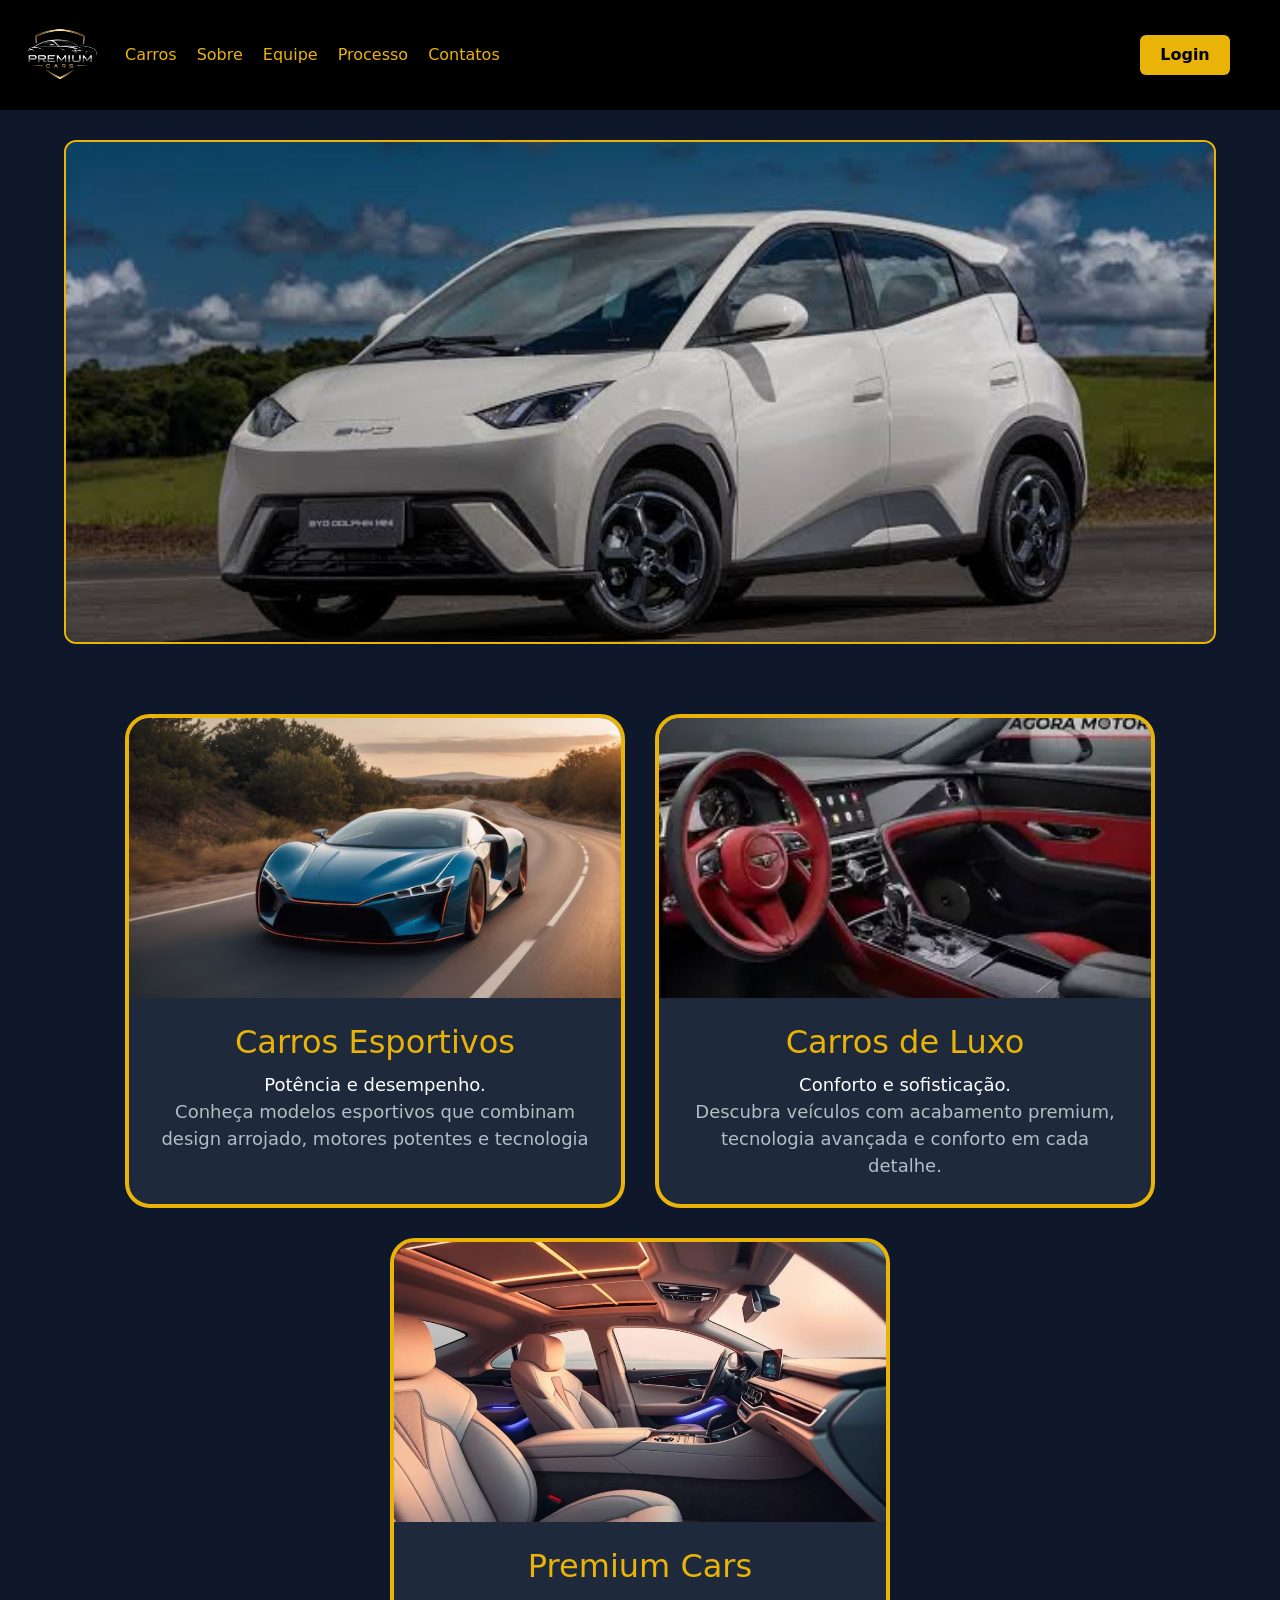
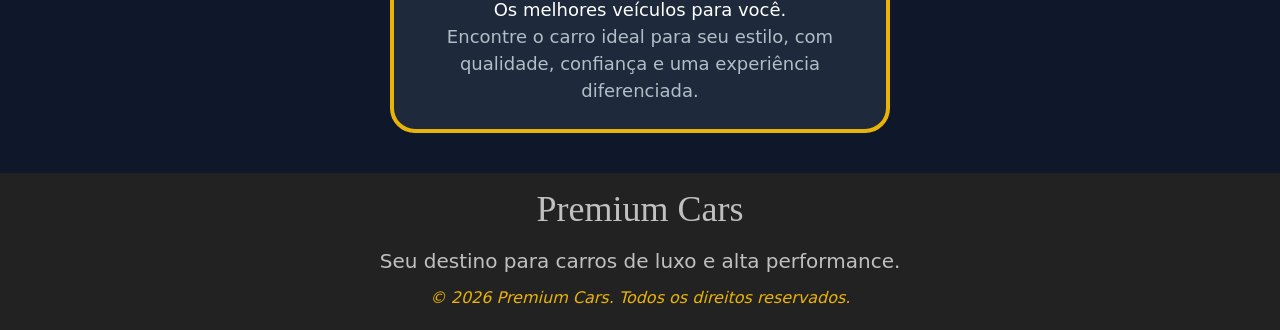
<file: index.html>
<!DOCTYPE html>
<html lang="pt-BR">
<head>
    <meta charset="UTF-8">
    <meta name="viewport" content="width=device-width, initial-scale=1.0">
    <title>Premium Cars</title>
    <script>
        window.location.replace("./home.html");
    </script>
</head>
<body>
    <p>Abrindo Premium Cars...</p>
    <p>
        Se não abrir automaticamente,
        <a href="./home.html">clique aqui</a>.
    </p>
</body>
</html>
</file>
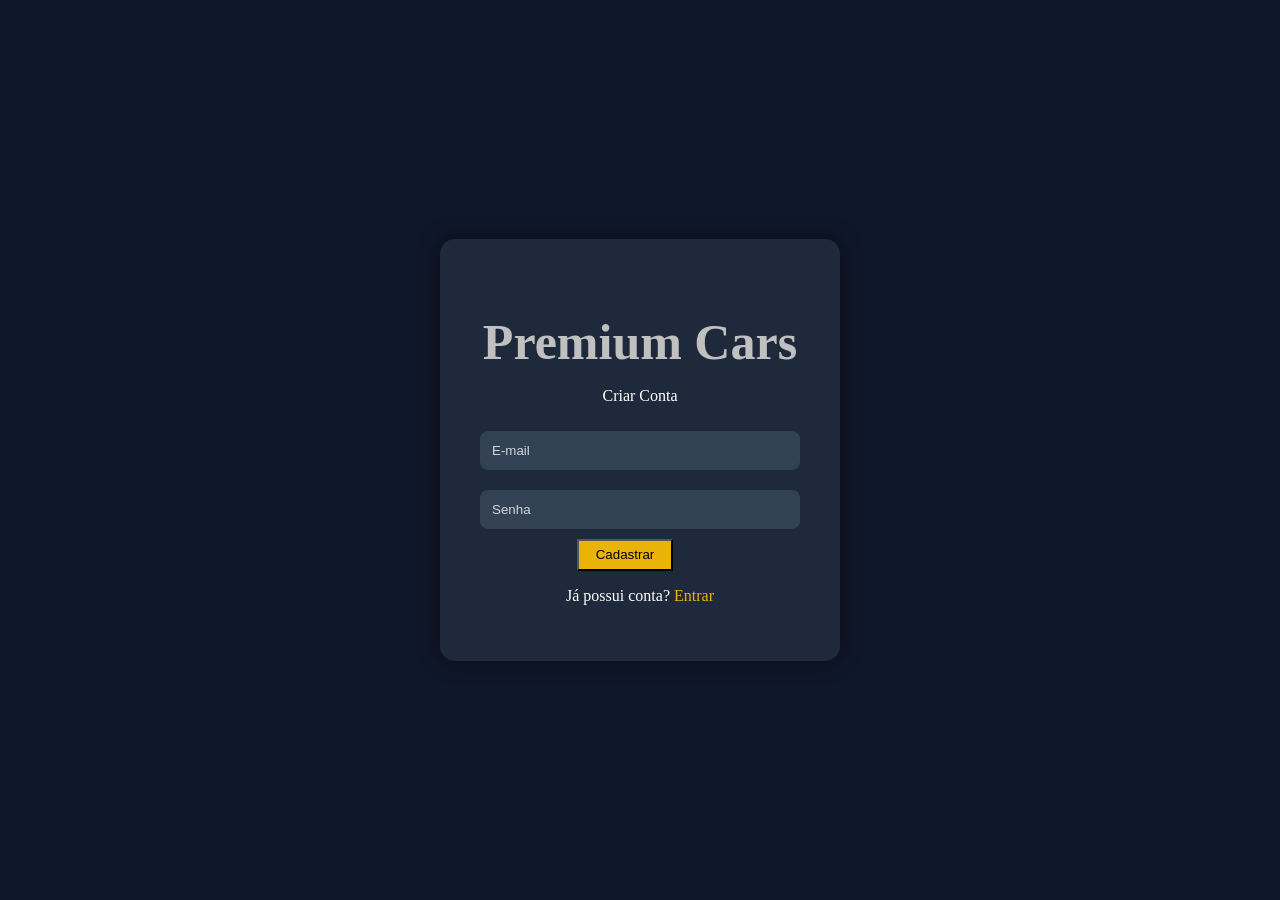
<file: cadastro.html>
<!DOCTYPE html>
<html lang="pt-br">
<head>
<meta charset="UTF-8">
<meta name="viewport" content="width=device-width, initial-scale=1.0">
<title>Cadastro - Premium Cars</title>
<link rel="stylesheet" href="css/style.css">
</head>
<body>

<div class="container-login">
    <div class="login-box">

        <h1>Premium Cars</h1>
        <p>Criar Conta</p>

        <input type="email" id="email" placeholder="E-mail">

        <input type="password" id="senha" placeholder="Senha">

        <button class="btn" onclick="cadastrar()">Cadastrar</button>

        <p>
            Já possui conta?
            <a href="login.html">Entrar</a>
        </p>

    </div>
</div>

<script src="js/script.js"></script>

</body>
</html>
</file>
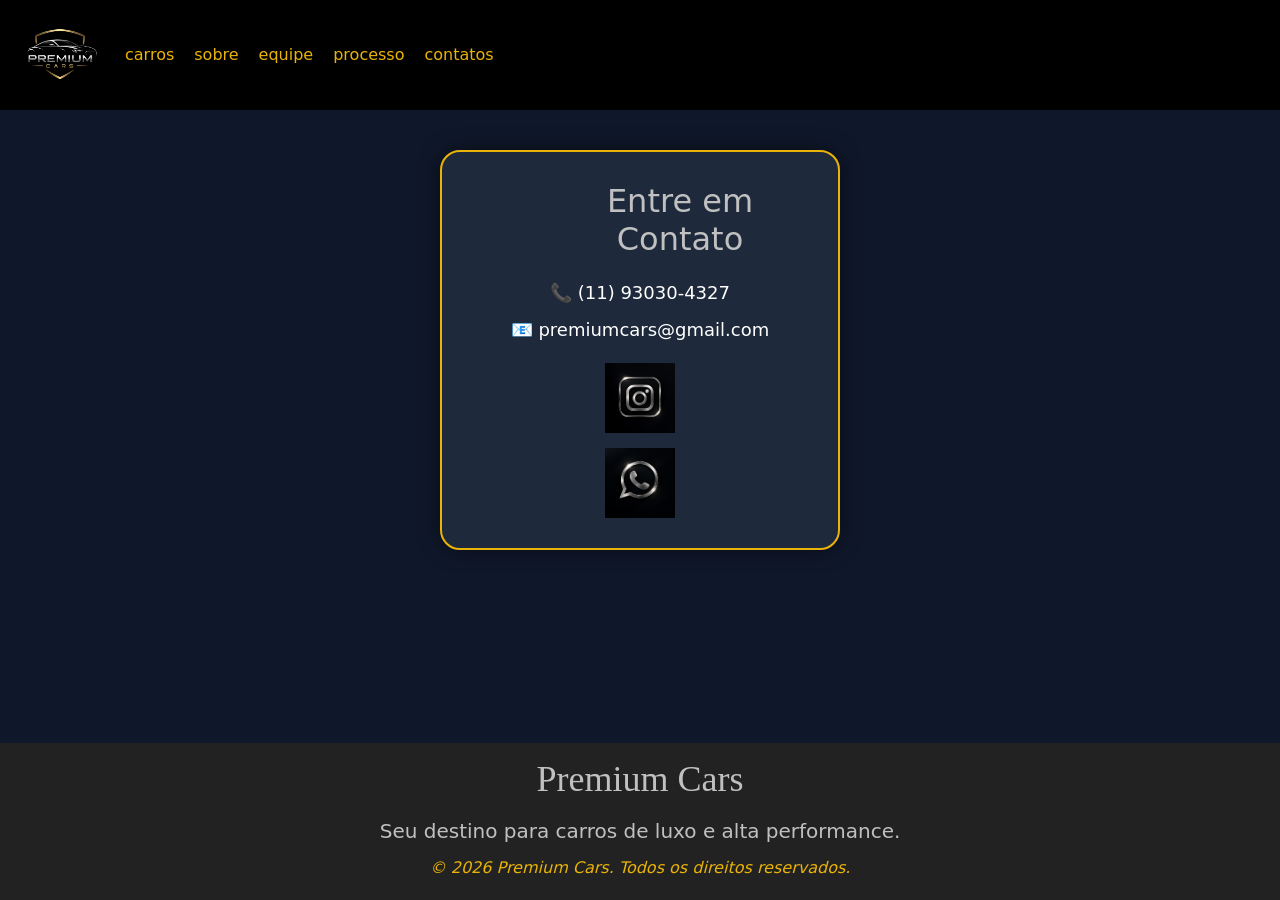
<file: contatos.html>
<!DOCTYPE html>
<html lang="pt-BR">
<head>                                                         <!--Arthur jose, Nicollas OLiveira, Enzo Gabriel e Joao Pedro     1ano DS-->
    <meta charset="UTF-8">
    <meta name="viewport" content="width=device-width, initial-scale=1.0">
    <title>Premium cars</title>
    
    <link href="https://cdn.jsdelivr.net/npm/bootstrap@5.3.8/dist/css/bootstrap.min.css" rel="stylesheet" integrity="sha384-sRIl4kxILFvY47J16cr9ZwB07vP4J8+LH7qKQnuqkuIAvNWLzeN8tE5YBujZqJLB" crossorigin="anonymous">
    
    <link rel="stylesheet" href="css/style.css">

</head>
<body>

    
    <nav>
         <a href="home.html"> <img src="img/premium cars.jpeg" alt="logo" class="logo"></a>
        <ul>
            <li><a href="produtos.html">carros</a></li>
            <li><a href="sobre.html">sobre</a></li>
            <li><a href="equipe.html">equipe</a></li>
            <li><a href="processo.html">processo</a></li>
            <li><a href="contatos.html">contatos</a></li>
        </ul>
        
    </nav>
    
    <main>
    <div class="contato-box">
    <h2>Entre em Contato</h2>

    <p>📞 (11) 93030-4327</p>
    <p>📧 premiumcars@gmail.com</p>

    <div class="redes">
        <a href="https://www.instagram.com/premiumcars257?stkn=cjF1ZzFyczM0dGJ0" target="_blank">
            <img src="img/instagram.png" alt="Instagram" class="icone">
        </a>

        <a href="https://wa.me/5511930304327" target="_blank">
            <img src="img/whatzap.png" alt="WhatsApp" class="icone">
        </a>
    </div>
</div>
</main>

 <footer>
    <div class="footer-container">
        <h3>Premium Cars</h3>

        <p>Seu destino para carros de luxo e alta performance.</p>

        <p class="copyright">
            © 2026 Premium Cars. Todos os direitos reservados.
        </p>
    </div>
</footer>

    </body>
    </html>
</file>
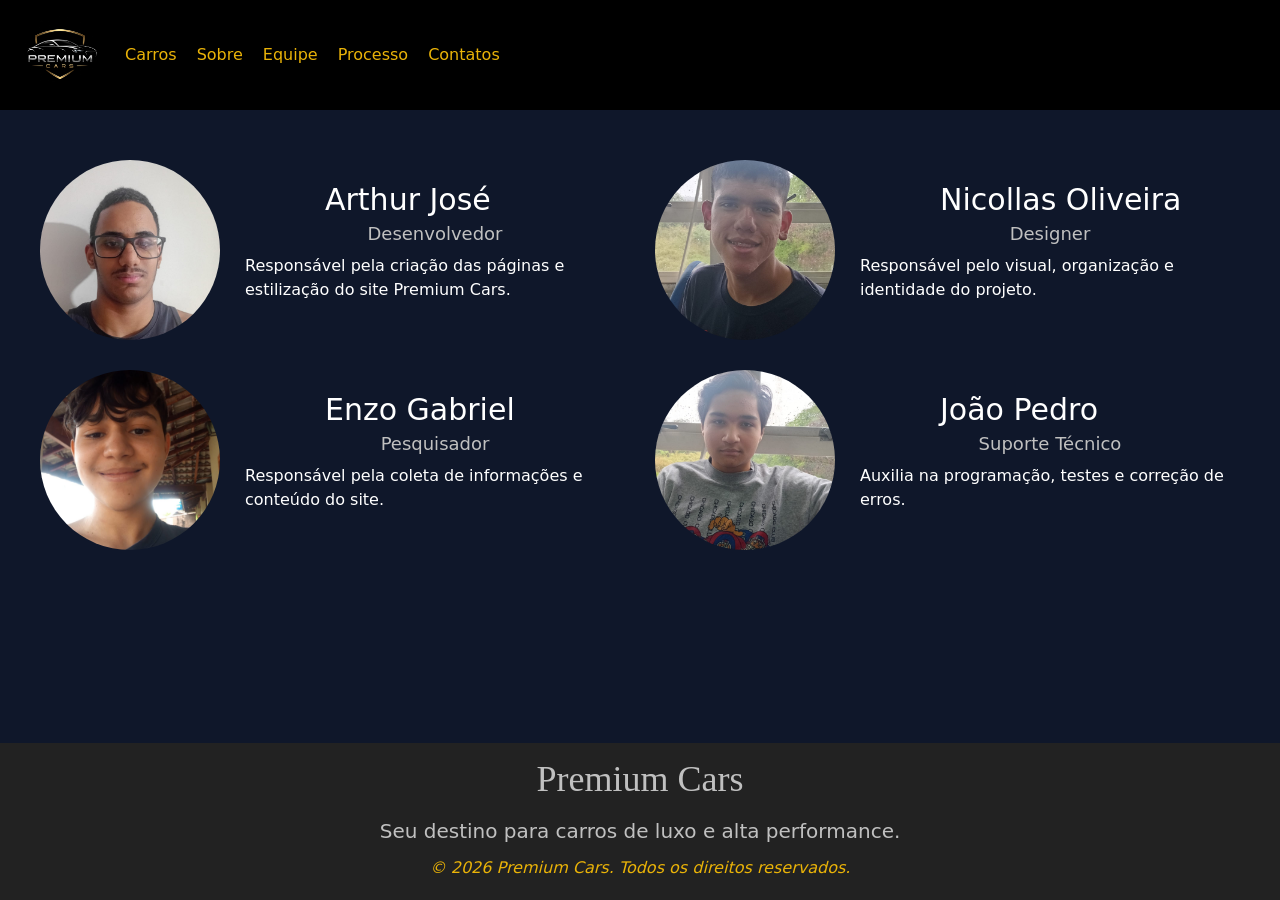
<file: equipe.html>
<!DOCTYPE html>
<html lang="pt-BR">
<head>
    <!-- Arthur José, Nicollas Oliveira, Enzo Gabriel e João Pedro - 1º DS -->
    <meta charset="UTF-8">
    <meta name="viewport" content="width=device-width, initial-scale=1.0">
    <title>Premium Cars</title>

    <link href="https://cdn.jsdelivr.net/npm/bootstrap@5.3.8/dist/css/bootstrap.min.css" rel="stylesheet">

    <link rel="stylesheet" href="css/style.css">
</head>

<body>

    <nav>
        <a href="home.html">
            <img src="img/premium cars.jpeg" alt="logo" class="logo">
        </a>

        <ul>
            <li><a href="produtos.html">Carros</a></li>
            <li><a href="sobre.html">Sobre</a></li>
            <li><a href="equipe.html">Equipe</a></li>
            <li><a href="processo.html">Processo</a></li>
            <li><a href="contatos.html">Contatos</a></li>
        </ul>

    </nav>


    <section class="equipe">

    <div class="membro">
        <img src="img/arthur.jpeg" alt="Arthur">
        <div class="info">
            <h2>Arthur José</h2>
            <h3>Desenvolvedor</h3>
            <p>Responsável pela criação das páginas e estilização do site Premium Cars.</p>
        </div>
    </div>

    <div class="membro">
        <img src="img/nicollas.jpeg" alt="Nicollas">
        <div class="info">
            <h2>Nicollas Oliveira</h2>
            <h3>Designer</h3>
            <p>Responsável pelo visual, organização e identidade do projeto.</p>
        </div>
    </div>

    <div class="membro">
        <img src="img/enzo.jpeg" alt="Enzo">
        <div class="info">
            <h2>Enzo Gabriel</h2>
            <h3>Pesquisador</h3>
            <p>Responsável pela coleta de informações e conteúdo do site.</p>
        </div>
    </div>

    <div class="membro">
        <img src="img/joão pedro.jpeg" alt="João">
        <div class="info">
            <h2>João Pedro</h2>
            <h3>Suporte Técnico</h3>
            <p>Auxilia na programação, testes e correção de erros.</p>
        </div>
    </div>

</section>

     <footer>

        <div class="footer-container">

            <h3>Premium Cars</h3>

            <p>Seu destino para carros de luxo e alta performance.</p>

            <p class="copyright">
                © 2026 Premium Cars. Todos os direitos reservados.
            </p>

        </div>

    </footer>

</body>
</html>
</file>
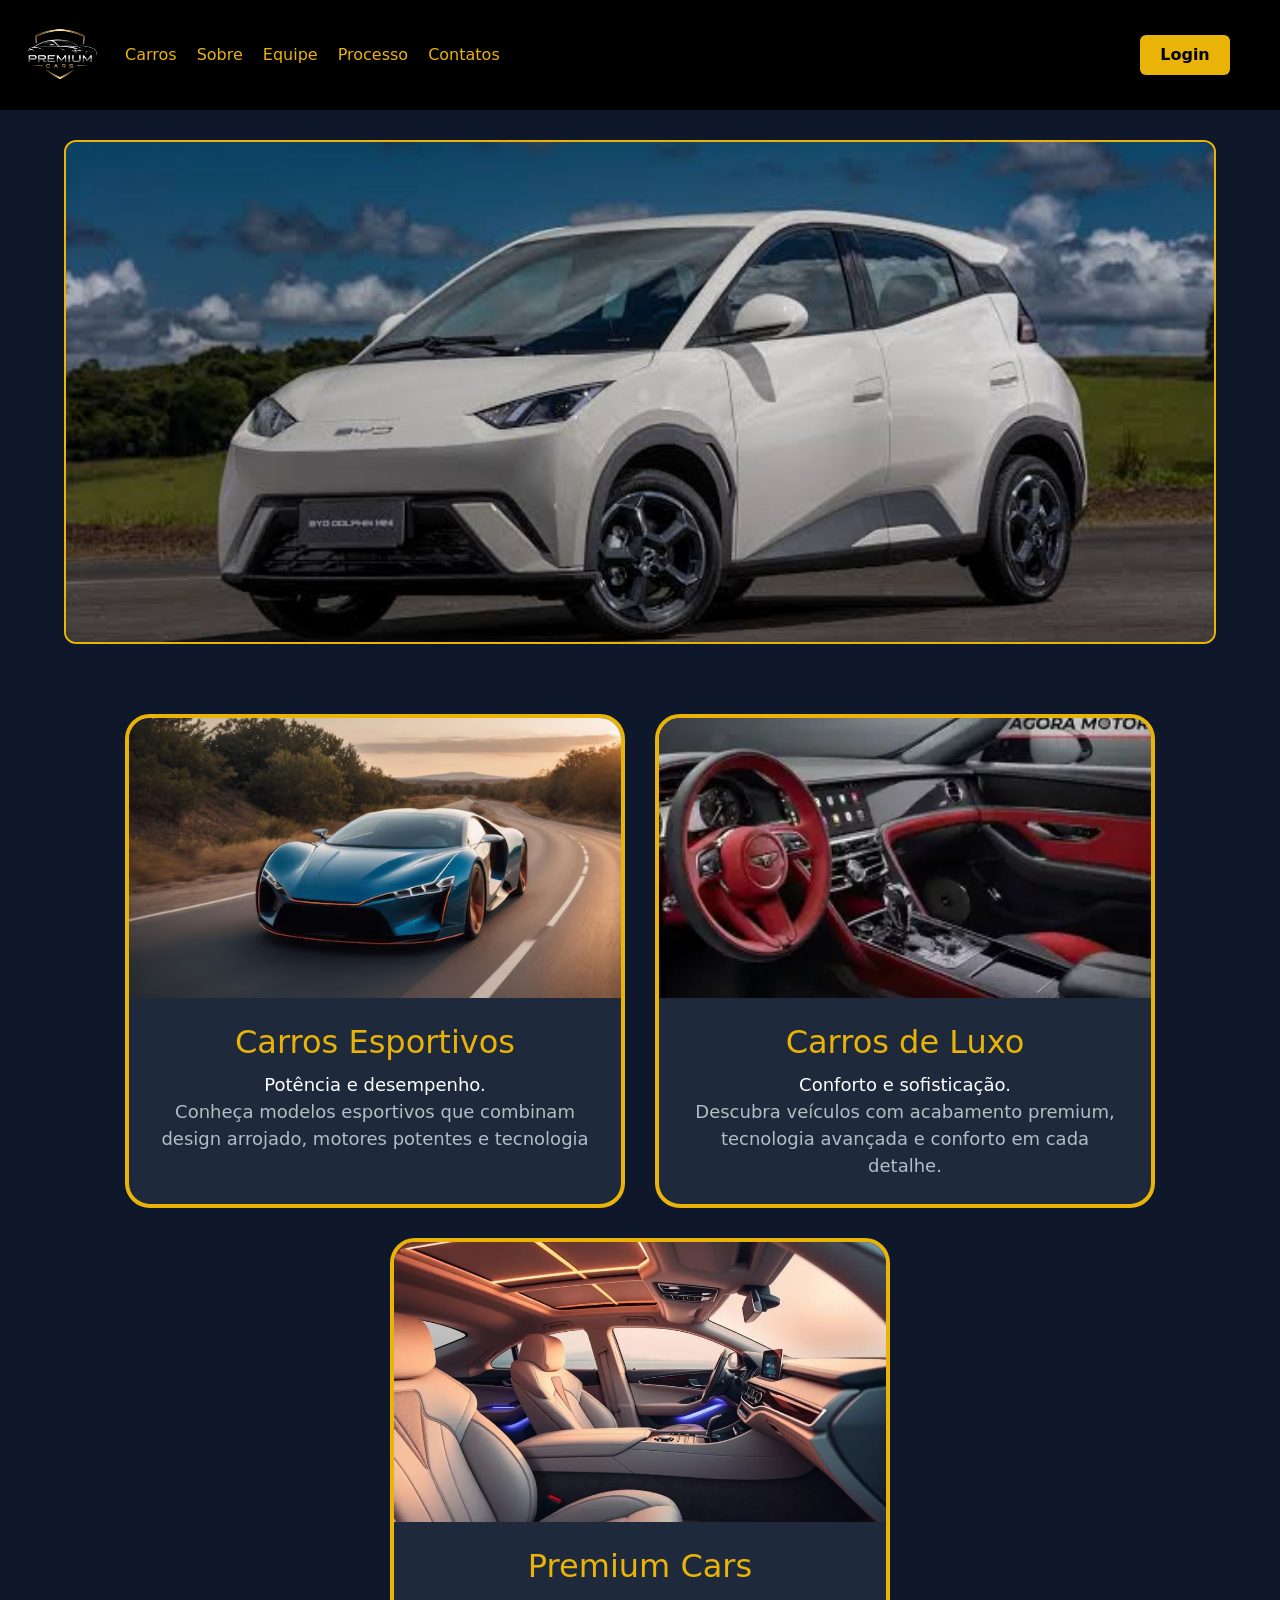
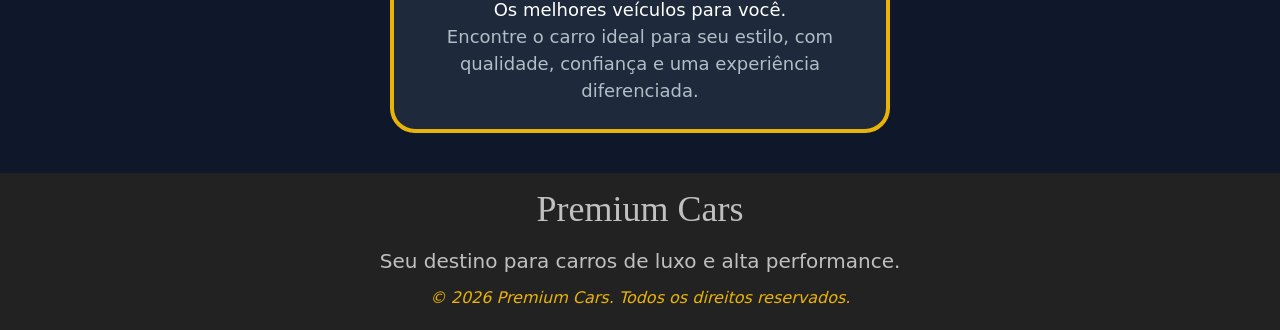
<file: home.html>
<!DOCTYPE html>
<html lang="pt-BR">
<head>
    <!-- Arthur José, Nicollas Oliveira, Enzo Gabriel e João Pedro - 1º DS -->
    <meta charset="UTF-8">
    <meta name="viewport" content="width=device-width, initial-scale=1.0">
    <title>Premium Cars</title>

    <link href="https://cdn.jsdelivr.net/npm/bootstrap@5.3.8/dist/css/bootstrap.min.css" rel="stylesheet">

    <link rel="stylesheet" href="css/style.css">
</head>

<body>

  <nav>
    <a href="home.html">
            <img src="img/premium cars.jpeg" alt="logo" class="logo">
        </a>

    <ul>
        <li><a href="produtos.html">Carros</a></li>
        <li><a href="sobre.html">Sobre</a></li>
        <li><a href="equipe.html">Equipe</a></li>
        <li><a href="processo.html">Processo</a></li>
        <li><a href="contatos.html">Contatos</a></li>
    </ul>

    <div id="areaUsuario">
    <button class="login-btn" onclick="window.location.href='login.html'">
        Login
    </button>
</div>

</nav>
    <!-- CARROSSEL -->

   <div id="carouselExampleSlidesOnly"
     class="carousel slide carrosel-premium"
     data-bs-ride="carousel"
     data-bs-interval="3000">

        <div class="carousel-inner">

            <div class="carousel-item active">
                <img src="img/carro carrosel1.jpg" class="d-block w-100" alt="Carro 1">
            </div>

            <div class="carousel-item">
                <img src="img/carro carrosel2.webp" class="d-block w-100" alt="Carro 2">
            </div>

            <div class="carousel-item">
                <img src="img/carro carrosel3.webp" class="d-block w-100" alt="Carro 3">
            </div>

            <div class="carousel-item">
                <img src="img/carro carrosel4.jpg" class="d-block w-100" alt="Carro 4">
            </div>

        </div>

    </div>

    <!-- CARDS -->

    <div class="cards-home">

        <div class="card-home">
            <img src="img/card1.avif" alt="Carros Esportivos">

            <div class="texto">
                <h3>Carros Esportivos</h3>
                <p>Potência e desempenho.</p>
                <p>Conheça modelos esportivos que combinam design arrojado, motores potentes e tecnologia</p>
            </div>
        </div>

        <div class="card-home">
            <img src="img/card2.webp" alt="Carros de Luxo">

            <div class="texto">
                <h3>Carros de Luxo</h3>
                <p>Conforto e sofisticação.</p>
                <p>Descubra veículos com acabamento premium, tecnologia avançada e conforto em cada detalhe.</p>
            </div>
        </div>

        <div class="card-home">
            <img src="img/card3.webp" alt="Premium Cars">

            <div class="texto">
                <h3>Premium Cars</h3>
                <p>Os melhores veículos para você.</p>
                <p>Encontre o carro ideal para seu estilo, com qualidade, confiança e uma experiência diferenciada.</p>
            </div>
        </div>

    </div>

    <!-- RODAPÉ -->

    <footer>

        <div class="footer-container">

            <h3>Premium Cars</h3>

            <p>Seu destino para carros de luxo e alta performance.</p>

            <p class="copyright">
                © 2026 Premium Cars. Todos os direitos reservados.
            </p>

        </div>

    </footer>

    <script src="js/script.js"></script>

    <script src="https://cdn.jsdelivr.net/npm/bootstrap@5.3.8/dist/js/bootstrap.bundle.min.js"></script>

</body>
</html>
</file>
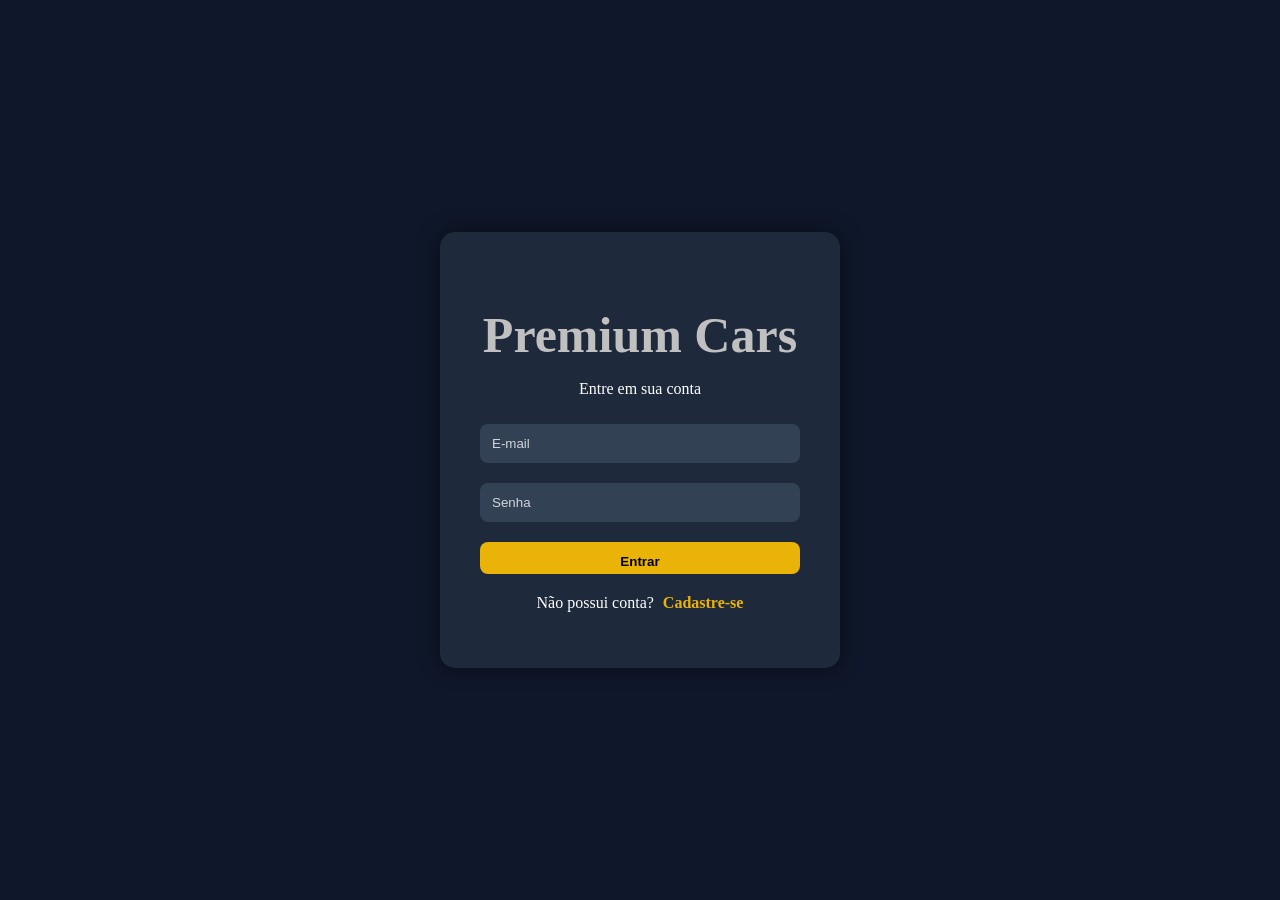
<file: login.html>
<!DOCTYPE html>
<html lang="pt-br">

<head>
    <meta charset="UTF-8">
    <meta name="viewport" content="width=device-width, initial-scale=1.0">
    <title>Login - Premium Cars</title>

    <link rel="stylesheet" href="css/style.css">
</head>

<body>

    <div class="container-login">

        <div class="login-box">

            <h1>Premium Cars</h1>

            <p>Entre em sua conta</p>

            <input type="email" id="email" placeholder="E-mail">

            <div class="senha-box">
                <input type="password" id="senha" placeholder="Senha">
            </div>

            <button class="btn-login" onclick="entrar()">
                Entrar
            </button>

            <p class="cadastro-link">
                Não possui conta?
                <a href="cadastro.html">Cadastre-se</a>
            </p>

        </div>

    </div>

    <script src="js/script.js"></script>

</body>
</html>
</file>
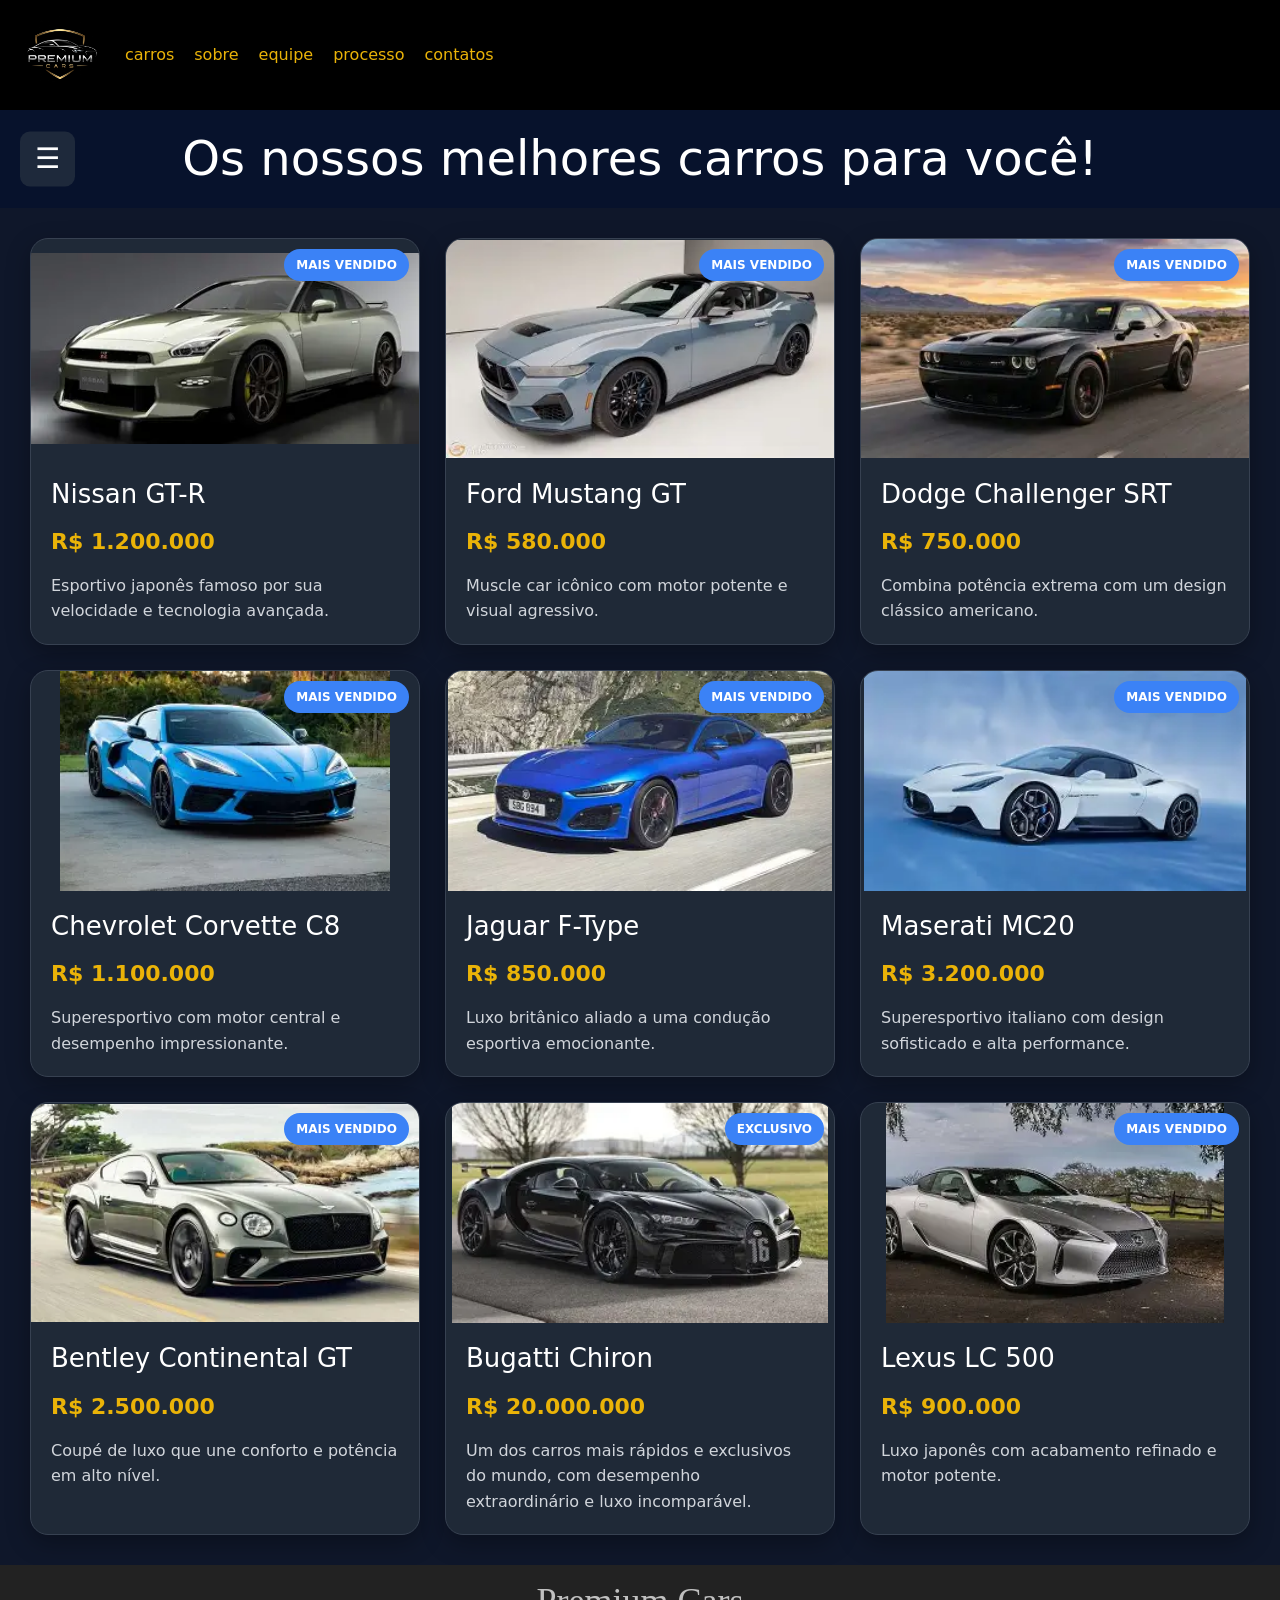
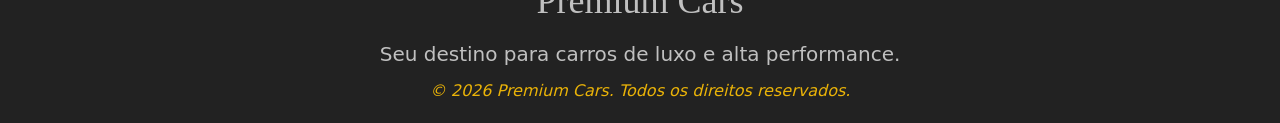
<file: mais vendidos.html>
<!DOCTYPE html>
<html lang="pt-BR">
<head>                                                         <!--Arthur jose, Nicollas OLiveira, Enzo Gabriel e Joao Pedro     1ano DS-->
    <meta charset="UTF-8">
    <meta name="viewport" content="width=device-width, initial-scale=1.0">
    <title>Premium cars</title>
    
    <link href="https://cdn.jsdelivr.net/npm/bootstrap@5.3.8/dist/css/bootstrap.min.css" rel="stylesheet" integrity="sha384-sRIl4kxILFvY47J16cr9ZwB07vP4J8+LH7qKQnuqkuIAvNWLzeN8tE5YBujZqJLB" crossorigin="anonymous">
    
    <link rel="stylesheet" href="css/style.css">

</head>
<body>

    
    <nav>
        <a href="home.html"> <img src="img/premium cars.jpeg" alt="logo" class="logo"></a>
        <ul>
            <li><a href="produtos.html">carros</a></li>
            <li><a href="sobre.html">sobre</a></li>
            <li><a href="equipe.html">equipe</a></li>
            <li><a href="processo.html">processo</a></li>
            <li><a href="contatos.html">contatos</a></li>
        </ul>
        
    </nav>

<div class="titulo-container">

    <button class="menu-btn" onclick="abrirMenu()">☰</button>

    <div id="menuLateral" class="menu-lateral">
        <a href="promoções.html">Promoções</a>
        <a href="mais vendidos.html">Mais vendidos</a>
    </div>

    <h1 class="carros1">
        Os nossos melhores carros para você!
    </h1>

</div>

<div class="lista-produtos">

<!-- CARD 1 -->
  <div class="produto1">
    <div class="imagem-card">
      <img src="img/Nissan GT-R.webp" alt="Nissan GT-R">
      <span class="mais-vendido">MAIS VENDIDO</span>
    </div>

    <div class="produto-conteudo1">
      <h2>Nissan GT-R</h2>
      <p class="preco">R$ 1.200.000</p>
      <p class="descricao">
        Esportivo japonês famoso por sua velocidade e tecnologia avançada.
      </p>
    </div>
  </div>


<!-- CARD 2 -->
  <div class="produto1">
    <div class="imagem-card">
      <img src="img/Ford Mustang GT.webp" alt="Ford Mustang GT">
      <span class="mais-vendido">MAIS VENDIDO</span>
    </div>

    <div class="produto-conteudo1">
      <h2>Ford Mustang GT</h2>
      <p class="preco">R$ 580.000 </p>
      <p class="descricao">
       Muscle car icônico com motor potente e visual agressivo.
      </p>
    </div>
  </div>


<!-- CARD 3 -->
  <div class="produto1">
    <div class="imagem-card">
      <img src="img/Dodge Challenger SRT.webp" alt="Dodge Challenger SRT">
      <span class="mais-vendido">MAIS VENDIDO</span>
    </div>

    <div class="produto-conteudo1">
      <h2>Dodge Challenger SRT</h2>
      <p class="preco">R$ 750.000 </p>
      <p class="descricao">
       Combina potência extrema com um design clássico americano.
      </p>
    </div>
  </div>


<!-- CARD 4 -->
  <div class="produto1">
    <div class="imagem-card">
      <img src="img/Chevrolet Corvette C8.webp" alt="Chevrolet Corvette C8">
      <span class="mais-vendido">MAIS VENDIDO</span>
    </div>

    <div class="produto-conteudo1">
      <h2>Chevrolet Corvette C8</h2>
      <p class="preco">R$ 1.100.000</p>
      <p class="descricao">
        Superesportivo com motor central e desempenho impressionante.
      </p>
    </div>
  </div>


<!-- CARD 5 -->
  <div class="produto1">
    <div class="imagem-card">
      <img src="img/Jaguar F-Type.webp" alt="Jaguar F-Type">
       <span class="mais-vendido">MAIS VENDIDO</span>
    </div>

    <div class="produto-conteudo1">
      <h2>Jaguar F-Type</h2>
      <p class="preco">R$ 850.000</p>
      <p class="descricao">
        Luxo britânico aliado a uma condução esportiva emocionante.
      </p>
    </div>
  </div>


<!-- CARD 6 -->
  <div class="produto1">
    <div class="imagem-card">
      <img src="img/Maserati MC20.webp" alt="Maserati MC20">
      <span class="mais-vendido">MAIS VENDIDO</span>
    </div>

    <div class="produto-conteudo1">
      <h2>Maserati MC20</h2>
      <p class="preco">R$ 3.200.000</p>
      <p class="descricao">
       Superesportivo italiano com design sofisticado e alta performance.
      </p>
    </div>
  </div>


<!-- CARD 7 -->
  <div class="produto1">
    <div class="imagem-card">
      <img src="img/Bentley Continental GT.webp" alt="Bentley Continental GT">
      <span class="mais-vendido">MAIS VENDIDO</span>
    </div>

    <div class="produto-conteudo1">
      <h2>Bentley Continental GT</h2>
      <p class="preco">R$ 2.500.000</p>
      <p class="descricao">
       Coupé de luxo que une conforto e potência em alto nível.
      </p>
    </div>
  </div>

<!-- CARD 8 -->
  <div class="produto1">
    <div class="imagem-card">
      <img src="img/Bugatti Chiron.webp" alt="Bugatti Chiron">
      <span class="mais-vendido">EXCLUSIVO</span>
    </div>

    <div class="produto-conteudo1">
      <h2>Bugatti Chiron</h2>
      <p class="preco">R$ 20.000.000</p>
      <p class="descricao">
        Um dos carros mais rápidos e exclusivos do mundo, com desempenho extraordinário e luxo incomparável.
      </p>
    </div>
  </div>

  <!-- CARD 9 -->
  <div class="produto1">
    <div class="imagem-card">
      <img src="img/Lexus LC 500.webp" alt="Lexus LC 500">
      <span class="mais-vendido">MAIS VENDIDO</span>
    </div>

    <div class="produto-conteudo1">
      <h2>Lexus LC 500</h2>
      <p class="preco">R$ 900.000 </p>
      <p class="descricao">
       Luxo japonês com acabamento refinado e motor potente.
      </p>
    </div>
  </div>

</div>

<footer>
    <div class="footer-container">
        <h3>Premium Cars</h3>
        
        <p>Seu destino para carros de luxo e alta performance.</p>

        <p class="copyright">
            © 2026 Premium Cars. Todos os direitos reservados.
        </p>
    </div>
</footer>

<script src="js/script.js"></script>
</body>
</html>
</file>
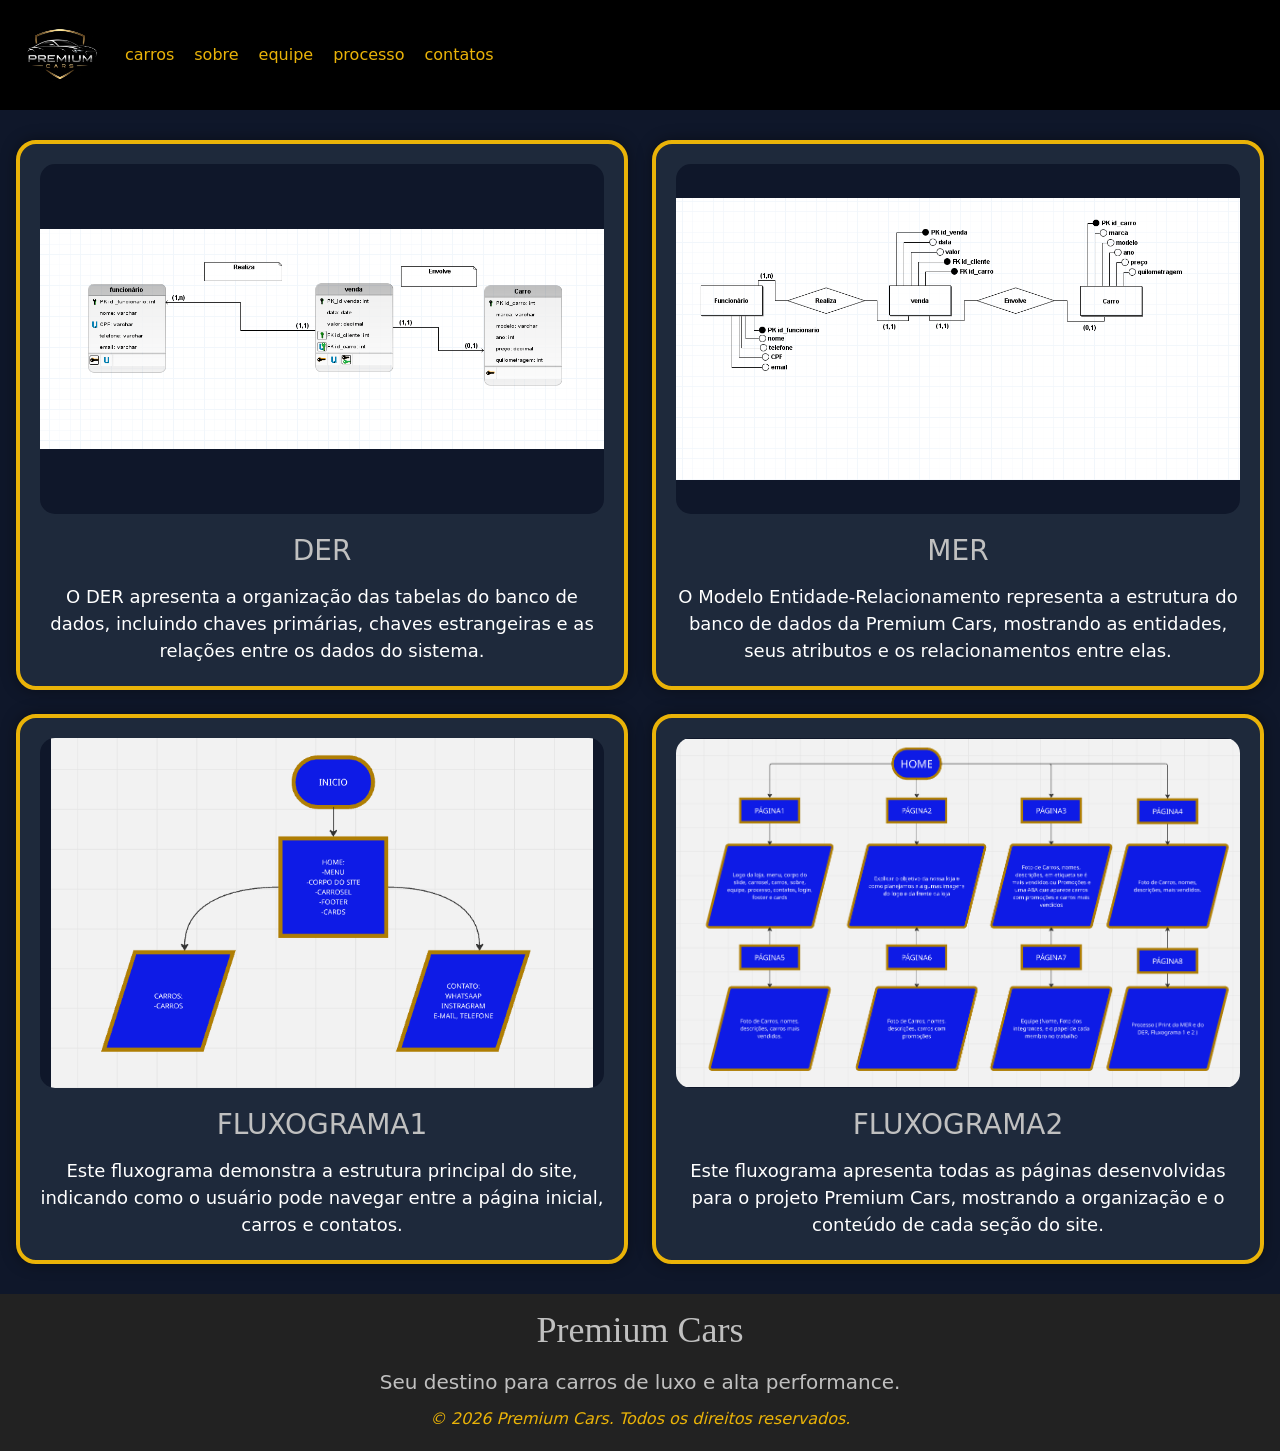
<file: processo.html>
<!DOCTYPE html>
<html lang="pt-BR">
<head>                                                         <!--Arthur jose, Nicollas OLiveira, Enzo Gabriel e Joao Pedro     1ano DS-->
    <meta charset="UTF-8">
    <meta name="viewport" content="width=device-width, initial-scale=1.0">
    <title>Premium cars</title>
    
    <link href="https://cdn.jsdelivr.net/npm/bootstrap@5.3.8/dist/css/bootstrap.min.css" rel="stylesheet" integrity="sha384-sRIl4kxILFvY47J16cr9ZwB07vP4J8+LH7qKQnuqkuIAvNWLzeN8tE5YBujZqJLB" crossorigin="anonymous">
    
    <link rel="stylesheet" href="css/style.css">

</head>
<body>

    
    <nav>
         <a href="home.html"> <img src="img/premium cars.jpeg" alt="logo" class="logo"></a>
        <ul>
            <li><a href="produtos.html">carros</a></li>
            <li><a href="sobre.html">sobre</a></li>
            <li><a href="equipe.html">equipe</a></li>
            <li><a href="processo.html">processo</a></li>
            <li><a href="contatos.html">contatos</a></li>
        </ul>
        
    </nav>

    <div class="processo-container">

    <div class="card">
        <img src="img/DER.png" alt="DER">
        <h2>DER</h2>
        <p>O DER apresenta a organização das tabelas do banco de dados, incluindo chaves primárias, chaves estrangeiras e as relações entre os dados do sistema.</p>
    </div>

    <div class="card">
        <img src="img/MER.png" alt="MER">
        <h2>MER</h2>
        <p>O Modelo Entidade-Relacionamento representa a estrutura do banco de dados da Premium Cars, mostrando as entidades, seus atributos e os relacionamentos entre elas.</p>
    </div>

    <div class="card">
        <img src="img/fluxograma1.png" alt="FLUXOGRAMA1">
        <h2>FLUXOGRAMA1</h2>
        <p>Este fluxograma demonstra a estrutura principal do site, indicando como o usuário pode navegar entre a página inicial, carros e contatos.</p>
    </div>

    <div class="card">
        <img src="img/Fluxograma2.png" alt="FLUXOGRAMA2">
        <h2>FLUXOGRAMA2</h2>
        <p>Este fluxograma apresenta todas as páginas desenvolvidas para o projeto Premium Cars, mostrando a organização e o conteúdo de cada seção do site.</p>
    </div>

</div>

    <footer>
    <div class="footer-container">
        <h3>Premium Cars</h3>
        
        <p>Seu destino para carros de luxo e alta performance.</p>

        <p class="copyright">
            © 2026 Premium Cars. Todos os direitos reservados.
        </p>
    </div>
</footer>

    </body>
    </html>
</file>
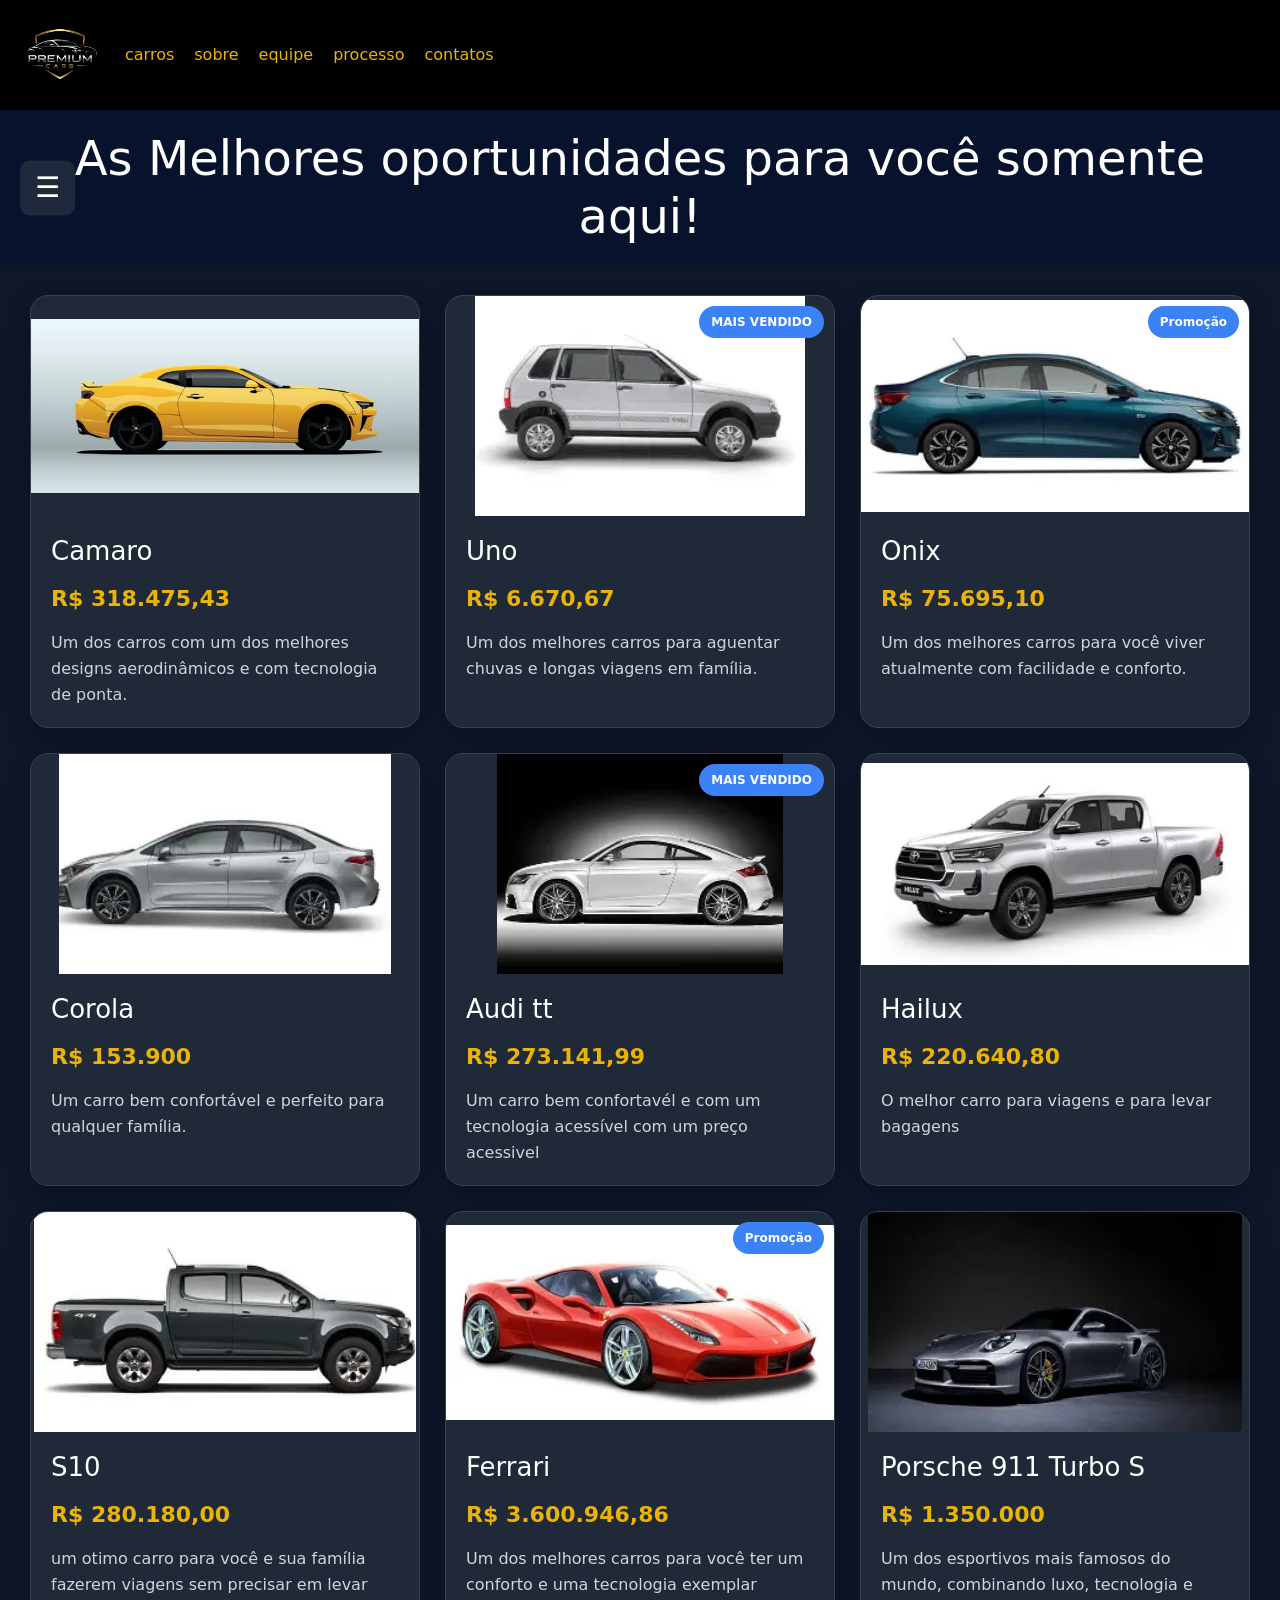
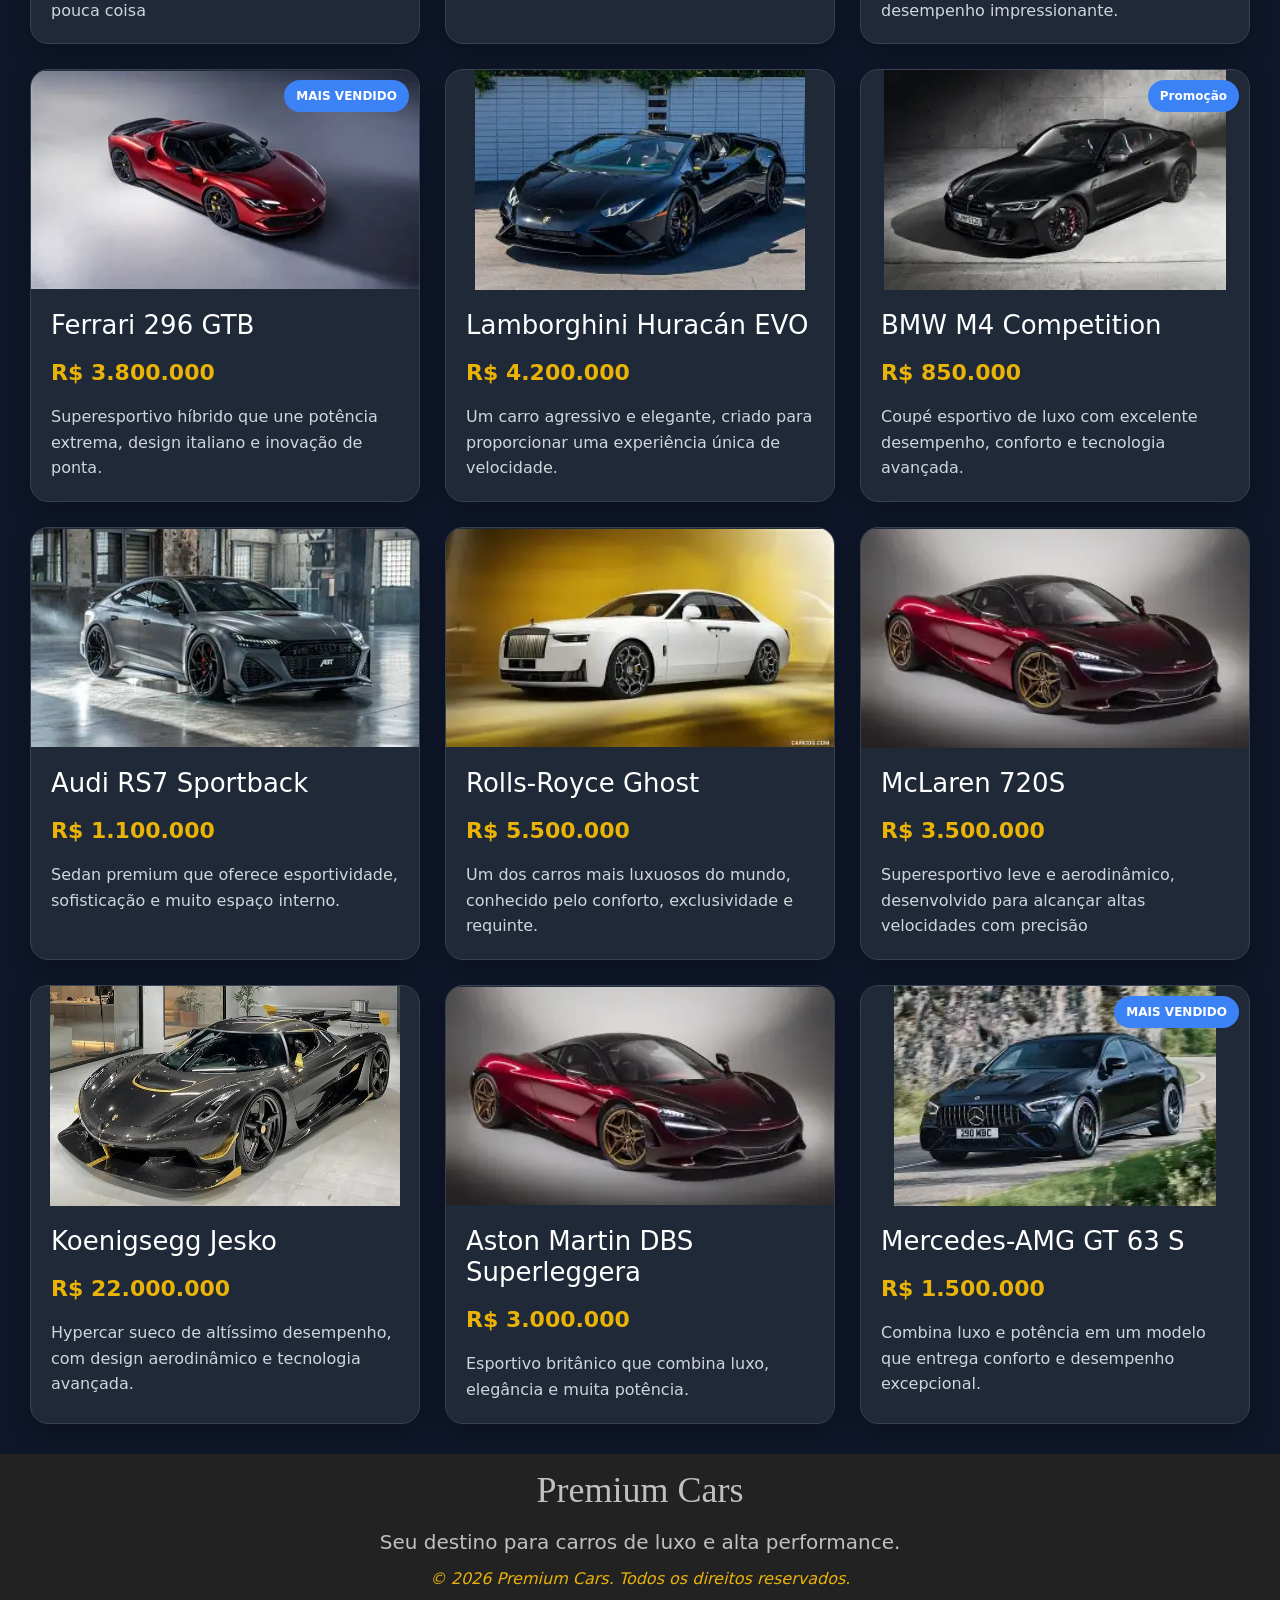
<file: produtos.html>
<!DOCTYPE html>
<html lang="pt-BR">
<head>                                                         <!--Arthur jose, Nicollas OLiveira, Enzo Gabriel e Joao Pedro     1ano DS-->
    <meta charset="UTF-8">
    <meta name="viewport" content="width=device-width, initial-scale=1.0">
    <title>Premium cars</title>
    
    <link href="https://cdn.jsdelivr.net/npm/bootstrap@5.3.8/dist/css/bootstrap.min.css" rel="stylesheet" integrity="sha384-sRIl4kxILFvY47J16cr9ZwB07vP4J8+LH7qKQnuqkuIAvNWLzeN8tE5YBujZqJLB" crossorigin="anonymous">
    
    <link rel="stylesheet" href="css/style.css">

</head>
<body>

    
    <nav>
        <a href="home.html"> <img src="img/premium cars.jpeg" alt="logo" class="logo"></a>
        <ul>
            <li><a href="produtos.html">carros</a></li>
            <li><a href="sobre.html">sobre</a></li>
            <li><a href="equipe.html">equipe</a></li>
            <li><a href="processo.html">processo</a></li>
            <li><a href="contatos.html">contatos</a></li>
        </ul>
        

    </nav>

<div class="titulo-container">

    <button class="menu-btn" onclick="abrirMenu()">☰</button>

    <div id="menuLateral" class="menu-lateral">
        <a href="promoções.html">Promoções</a>
        <a href="mais vendidos.html">Mais vendidos</a>
    </div>

    <h1 class="carros1">
        As Melhores oportunidades para você somente aqui!
    </h1>

</div>

<div class="lista-produtos">

  <!-- CARD 1 -->
  <div class="produto1">
    <div class="imagem-card">
      <img src="img/camaro.webp" alt="Camaro">
      
    </div>

    <div class="produto-conteudo1">
      <h2>Camaro</h2>
      <p class="preco">R$ 318.475,43</p>
      <p class="descricao">
        Um dos carros com um dos melhores designs aerodinâmicos
        e com tecnologia de ponta.
      </p>
    </div>
  </div>


  <!-- CARD 2 -->
  <div class="produto1">
    <div class="imagem-card">
      <img src="img/uno.webp" alt="Onix">
      <span class="mais-vendido">MAIS VENDIDO</span>
    </div>

    <div class="produto-conteudo1">
      <h2>Uno</h2>
      <p class="preco">R$ 6.670,67</p>
      <p class="descricao">
        Um dos melhores carros para aguentar chuvas e longas viagens em família.
      </p>
    </div>
  </div>


  <!-- CARD 3 -->
  <div class="produto1">
    <div class="imagem-card">
      <img src="img/omix.webp" alt="Onix">
       <span class="mais-vendido">Promoção</span>
    </div>

    <div class="produto-conteudo1">
      <h2>Onix</h2>
      <p class="preco">R$ 75.695,10</p>
      <p class="descricao">
        Um dos melhores carros para você viver atualmente com facilidade e conforto.
      </p>
    </div>
  </div>


  <!-- CARD 4 -->
  <div class="produto1">
    <div class="imagem-card">
      <img src="img/corola.webp" alt="Corola">
    </div>

    <div class="produto-conteudo1">
      <h2>Corola</h2>
      <p class="preco">R$ 153.900</p>
      <p class="descricao">
        Um carro bem confortável e perfeito para qualquer família.
      </p>
    </div>
  </div>

    <!-- CARD 5 -->
  <div class="produto1">
    <div class="imagem-card">
      <img src="img/audi tt.webp" alt="audi tt">
      <span class="mais-vendido">MAIS VENDIDO</span>
    </div>

    <div class="produto-conteudo1">
      <h2>Audi tt</h2>
      <p class="preco">R$ 273.141,99</p>
      <p class="descricao">
        Um carro bem confortavél e com um tecnologia acessível com um preço acessivel
      </p>
    </div>
  </div>

   <!-- CARD 6 -->
  <div class="produto1">
    <div class="imagem-card">
      <img src="img/hailux.webp" alt="hailux">
    </div>

    <div class="produto-conteudo1">
      <h2>Hailux</h2>
      <p class="preco">R$ 220.640,80</p>
      <p class="descricao">
        O melhor carro para viagens e para levar bagagens 
      </p>
    </div>
  </div>

   <!-- CARD 7 -->
  <div class="produto1">
    <div class="imagem-card">
      <img src="img/S10.webp" alt="S10">
    </div>

    <div class="produto-conteudo1">
      <h2>S10</h2>
      <p class="preco">R$ 280.180,00 </p>
      <p class="descricao">
        um otimo carro para você e sua família fazerem viagens sem precisar em levar pouca coisa
      </p>
    </div>
  </div>

  <!-- CARD 8 -->
  <div class="produto1">
    <div class="imagem-card">
      <img src="img/ferrari.webp" alt="ferrari">
      <span class="mais-vendido">Promoção</span>
    </div>

    <div class="produto-conteudo1">
      <h2>Ferrari</h2>
      <p class="preco">R$ 3.600.946,86 </p>
      <p class="descricao">
        Um dos melhores carros para você ter um conforto e uma tecnologia exemplar
      </p>
    </div>
  </div>


<!-- CARD 9 -->
  <div class="produto1">
    <div class="imagem-card">
      <img src="img/Porsche 911 Turbo S.webp" alt="Porsche 911 Turbo S">
    </div>

    <div class="produto-conteudo1">
      <h2>Porsche 911 Turbo S</h2>
      <p class="preco">R$ 1.350.000 </p>
      <p class="descricao">
        Um dos esportivos mais famosos do mundo, combinando luxo, tecnologia e desempenho impressionante.
      </p>
    </div>
  </div>


<!-- CARD 10 -->
  <div class="produto1">
    <div class="imagem-card">
      <img src="img/Ferrari 296 GTB.webp" alt="Ferrari 296 GTB">
      <span class="mais-vendido">MAIS VENDIDO</span>
    </div>

    <div class="produto-conteudo1">
      <h2>Ferrari 296 GTB</h2>
      <p class="preco">R$ 3.800.000 </p>
      <p class="descricao">
        Superesportivo híbrido que une potência extrema, design italiano e inovação de ponta.
      </p>
    </div>
  </div>


<!-- CARD 11 -->
  <div class="produto1">
    <div class="imagem-card">
      <img src="img/Lamborghini Huracán EVO.webp" alt="Lamborghini Huracán EVO">
    </div>

    <div class="produto-conteudo1">
      <h2>Lamborghini Huracán EVO</h2>
      <p class="preco">R$ 4.200.000 </p>
      <p class="descricao">
        Um carro agressivo e elegante, criado para proporcionar uma experiência única de velocidade.
      </p>
    </div>
  </div>


<!-- CARD 12 -->
  <div class="produto1">
    <div class="imagem-card">
      <img src="img/BMW M4 Competition.webp" alt="BMW M4 Competition">
       <span class="mais-vendido">Promoção</span>
    </div>

    <div class="produto-conteudo1">
      <h2>BMW M4 Competition</h2>
      <p class="preco">R$ 850.000 </p>
      <p class="descricao">
        Coupé esportivo de luxo com excelente desempenho, conforto e tecnologia avançada.
      </p>
    </div>
  </div>


<!-- CARD 13 -->
  <div class="produto1">
    <div class="imagem-card">
      <img src="img/Audi RS7 Sportback.webp" alt="Audi RS7 Sportback">
    </div>

    <div class="produto-conteudo1">
      <h2>Audi RS7 Sportback</h2>
      <p class="preco">R$ 1.100.000 </p>
      <p class="descricao">
        Sedan premium que oferece esportividade, sofisticação e muito espaço interno.
      </p>
    </div>
  </div>


<!-- CARD 14 -->
  <div class="produto1">
    <div class="imagem-card">
      <img src="img/Rolls-Royce Ghost.webp" alt="Rolls-Royce Ghost">
    </div>

    <div class="produto-conteudo1">
      <h2>Rolls-Royce Ghost</h2>
      <p class="preco">R$ 5.500.000 </p>
      <p class="descricao">
       Um dos carros mais luxuosos do mundo, conhecido pelo conforto, exclusividade e requinte.
      </p>
    </div>
  </div>

<!-- CARD 15 -->
  <div class="produto1">
    <div class="imagem-card">
      <img src="img/McLaren 720S.webp" alt="McLaren 720S">
    </div>

    <div class="produto-conteudo1">
      <h2>McLaren 720S</h2>
      <p class="preco">R$ 3.500.000 </p>
      <p class="descricao">
        Superesportivo leve e aerodinâmico, desenvolvido para alcançar altas velocidades com precisão
      </p>
    </div>
  </div>

  <!-- CARD 16 -->
  <div class="produto1">
    <div class="imagem-card">
      <img src="img/Koenigsegg Jesko.jpg" alt="Koenigsegg Jesko">
    </div>

    <div class="produto-conteudo1">
      <h2>Koenigsegg Jesko</h2>
      <p class="preco">R$ 22.000.000</p>
      <p class="descricao">
        Hypercar sueco de altíssimo desempenho, com design aerodinâmico e tecnologia avançada.
      </p>
    </div>
  </div>

  <!-- CARD 17 -->
  <div class="produto1">
    <div class="imagem-card">
      <img src="img/McLaren 720S.webp" alt="Aston Martin DBS Superleggera">
    </div>

    <div class="produto-conteudo1">
      <h2>Aston Martin DBS Superleggera</h2>
      <p class="preco">R$ 3.000.000 </p>
      <p class="descricao">
        Esportivo britânico que combina luxo, elegância e muita potência.
      </p>
    </div>
  </div>

<!-- CARD 18 -->
  <div class="produto1">
    <div class="imagem-card">
      <img src="img/Mercedes-AMG GT 63 S.webp" alt="Mercedes-AMG GT 63 S">
      <span class="mais-vendido">MAIS VENDIDO</span>
    </div>

    <div class="produto-conteudo1">
      <h2>Mercedes-AMG GT 63 S</h2>
      <p class="preco">R$ 1.500.000 </p>
      <p class="descricao">
        Combina luxo e potência em um modelo que entrega conforto e desempenho excepcional.
      </p>
    </div>
  </div>

</div>




<footer>
    <div class="footer-container">
        <h3>Premium Cars</h3>
        
        <p>Seu destino para carros de luxo e alta performance.</p>

        <p class="copyright">
            © 2026 Premium Cars. Todos os direitos reservados.
        </p>
    </div>
</footer>

<script src="js/script.js"></script>
</body>
</html>
</file>
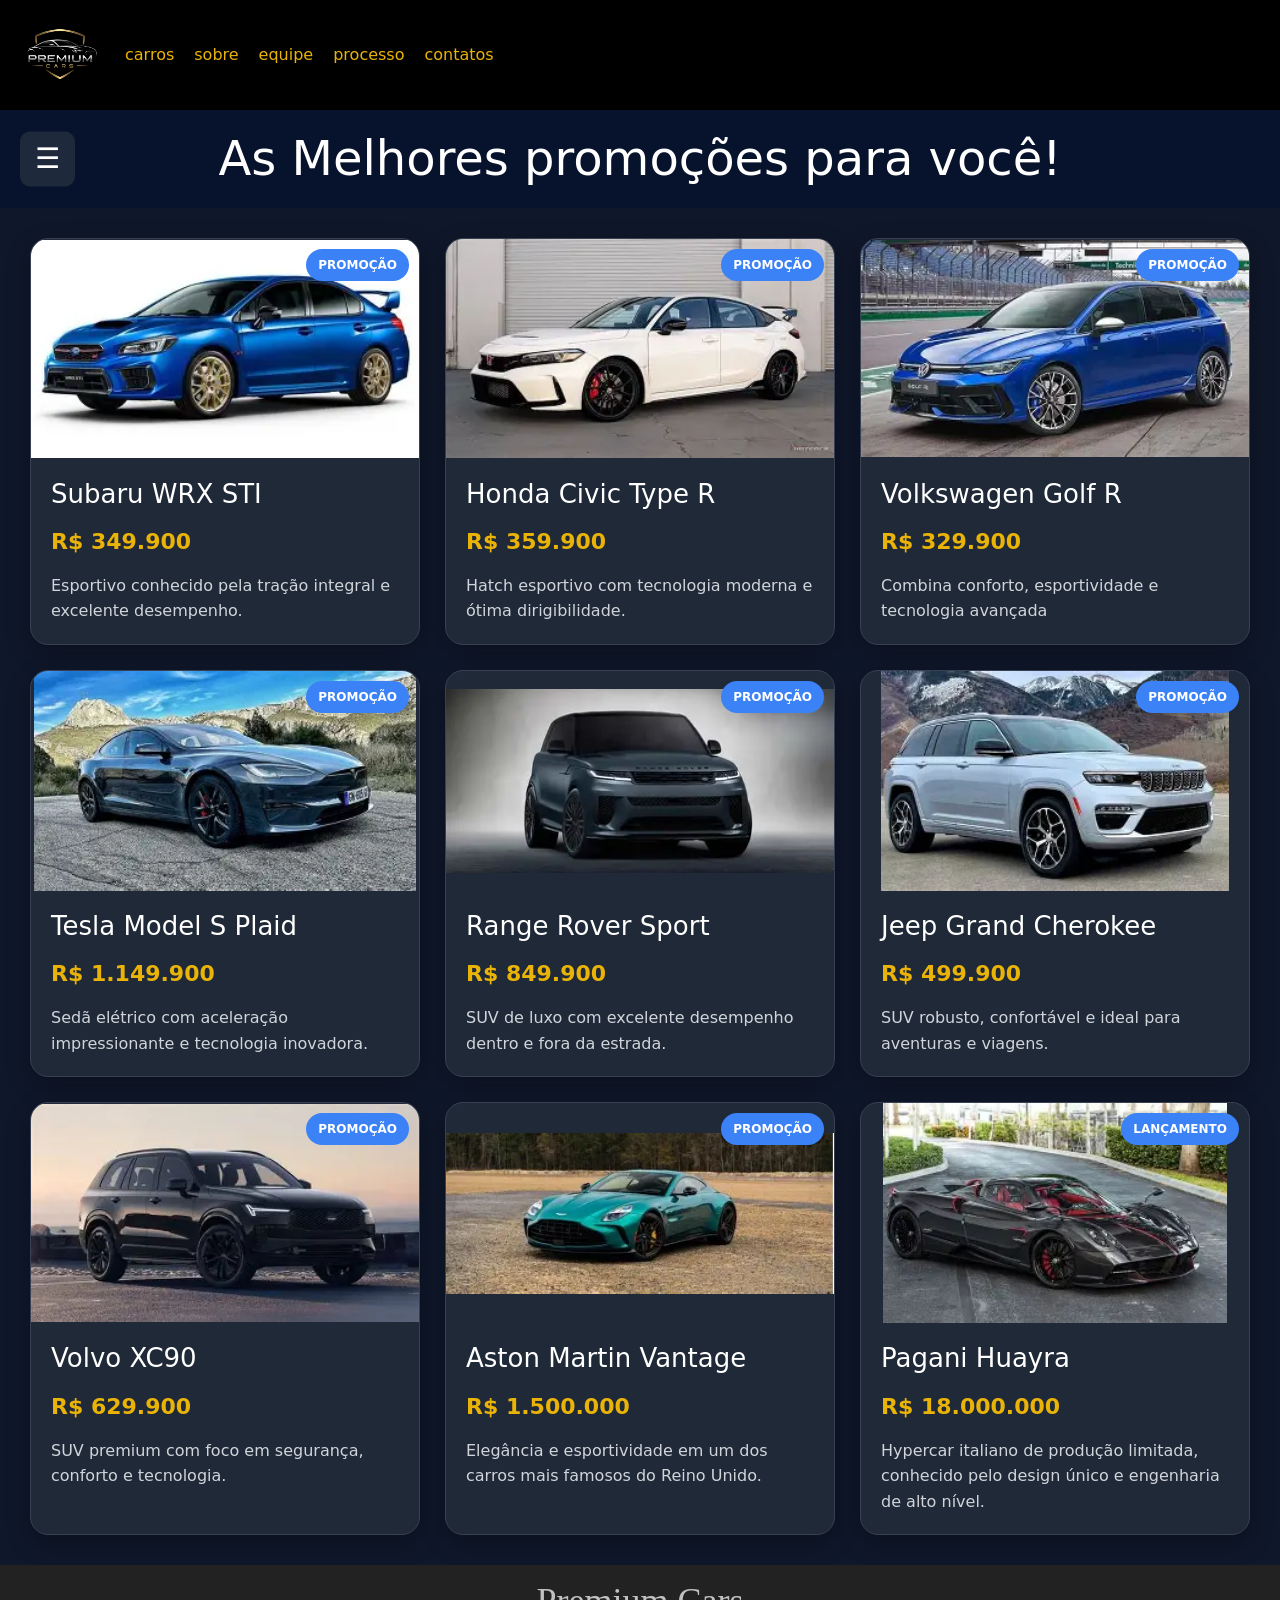
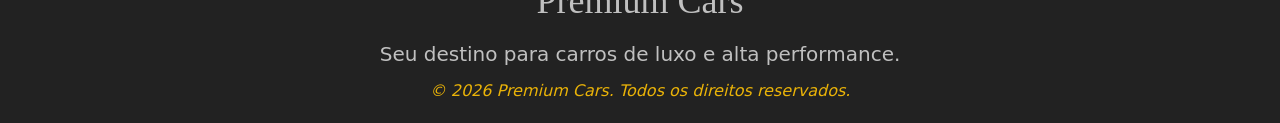
<file: promoções.html>
<!DOCTYPE html>
<html lang="pt-BR">
<head>                                                         <!--Arthur jose, Nicollas OLiveira, Enzo Gabriel e Joao Pedro     1ano DS-->
    <meta charset="UTF-8">
    <meta name="viewport" content="width=device-width, initial-scale=1.0">
    <title>Premium cars</title>
    
    <link href="https://cdn.jsdelivr.net/npm/bootstrap@5.3.8/dist/css/bootstrap.min.css" rel="stylesheet" integrity="sha384-sRIl4kxILFvY47J16cr9ZwB07vP4J8+LH7qKQnuqkuIAvNWLzeN8tE5YBujZqJLB" crossorigin="anonymous">
    
    <link rel="stylesheet" href="css/style.css">

</head>
<body>

    
    <nav>
        <a href="home.html"> <img src="img/premium cars.jpeg" alt="logo" class="logo"></a>
        <ul>
            <li><a href="produtos.html">carros</a></li>
            <li><a href="sobre.html">sobre</a></li>
            <li><a href="equipe.html">equipe</a></li>
            <li><a href="processo.html">processo</a></li>
            <li><a href="contatos.html">contatos</a></li>
        </ul>
        
    </nav>

<div class="titulo-container">

    <button class="menu-btn" onclick="abrirMenu()">☰</button>

    <div id="menuLateral" class="menu-lateral">
        <a href="promoções.html">Promoções</a>
        <a href="mais vendidos.html">Mais vendidos</a>
    </div>

    <h1 class="carros1">
        As Melhores promoções para você!
    </h1>

</div>

<div class="lista-produtos">

<!-- CARD 1 -->
  <div class="produto1">
    <div class="imagem-card">
      <img src="img/Subaru WRX STI.webp" alt="Subaru WRX STI">
      <span class="mais-vendido">PROMOÇÃO</span>
    </div>

    <div class="produto-conteudo1">
      <h2>Subaru WRX STI</h2>
      <p class="preco">R$ 349.900 </p>
      <p class="descricao">
        Esportivo conhecido pela tração integral e excelente desempenho.
      </p>
    </div>
  </div>


<!-- CARD 2 -->
  <div class="produto1">
    <div class="imagem-card">
      <img src="img/Honda Civic Type R.webp" alt="Honda Civic Type R">
      <span class="mais-vendido">PROMOÇÃO</span>
    </div>

    <div class="produto-conteudo1">
      <h2>Honda Civic Type R</h2>
      <p class="preco">R$ 359.900 </p>
      <p class="descricao">
        Hatch esportivo com tecnologia moderna e ótima dirigibilidade.
      </p>
    </div>
  </div>


<!-- CARD 3 -->
  <div class="produto1">
    <div class="imagem-card">
      <img src="img/Volkswagen Golf R.webp" alt="Volkswagen Golf R">
      <span class="mais-vendido">PROMOÇÃO</span>
    </div>

    <div class="produto-conteudo1">
      <h2>Volkswagen Golf R</h2>
      <p class="preco">R$ 329.900 </p>
      <p class="descricao">
        Combina conforto, esportividade e tecnologia avançada
      </p>
    </div>
  </div>


<!-- CARD 4 -->
  <div class="produto1">
    <div class="imagem-card">
      <img src="img/Tesla Model S Plaid.webp" alt="Tesla Model S Plaid">
      <span class="mais-vendido">PROMOÇÃO</span>
    </div>

    <div class="produto-conteudo1">
      <h2>Tesla Model S Plaid</h2>
      <p class="preco">R$ 1.149.900 </p>
      <p class="descricao">
        Sedã elétrico com aceleração impressionante e tecnologia inovadora.
      </p>
    </div>
  </div>


<!-- CARD 5 -->
  <div class="produto1">
    <div class="imagem-card">
      <img src="img/Range Rover Sport.webp" alt="Range Rover Sport">
       <span class="mais-vendido">PROMOÇÃO</span>
    </div>

    <div class="produto-conteudo1">
      <h2>Range Rover Sport</h2>
      <p class="preco">R$ 849.900 </p>
      <p class="descricao">
        SUV de luxo com excelente desempenho dentro e fora da estrada.
      </p>
    </div>
  </div>


<!-- CARD 6 -->
  <div class="produto1">
    <div class="imagem-card">
      <img src="img/Jeep Grand Cherokee.webp" alt="Jeep Grand Cherokee">
      <span class="mais-vendido">PROMOÇÃO</span>
    </div>

    <div class="produto-conteudo1">
      <h2>Jeep Grand Cherokee</h2>
      <p class="preco">R$ 499.900 </p>
      <p class="descricao">
        SUV robusto, confortável e ideal para aventuras e viagens.
      </p>
    </div>
  </div>


<!-- CARD 7 -->
  <div class="produto1">
    <div class="imagem-card">
      <img src="img/Volvo XC90.webp" alt="Volvo XC90">
      <span class="mais-vendido">PROMOÇÃO</span>
    </div>

    <div class="produto-conteudo1">
      <h2>Volvo XC90</h2>
      <p class="preco">R$ 629.900 </p>
      <p class="descricao">
       SUV premium com foco em segurança, conforto e tecnologia.
      </p>
    </div>
  </div>

<!-- CARD 8 -->
  <div class="produto1">
    <div class="imagem-card">
      <img src="img/Aston Martin Vantage.webp" alt="Aston Martin Vantage">
      <span class="mais-vendido">PROMOÇÃO</span>
    </div>

    <div class="produto-conteudo1">
      <h2>Aston Martin Vantage</h2>
      <p class="preco">R$ 1.500.000</p>
      <p class="descricao">
        Elegância e esportividade em um dos carros mais famosos do Reino Unido.
    </div>
  </div>

  <!-- CARD 9 -->
  <div class="produto1">
    <div class="imagem-card">
      <img src="img/Pagani Huayra.webp" alt="Pagani Huayra">
      <span class="mais-vendido">LANÇAMENTO</span>
    </div>

    <div class="produto-conteudo1">
      <h2>Pagani Huayra</h2>
      <p class="preco">R$ 18.000.000</p>
      <p class="descricao">
        Hypercar italiano de produção limitada, conhecido pelo design único e engenharia de alto nível.
      </p>
    </div>
  </div>

</div>

<footer>
    <div class="footer-container">
        <h3>Premium Cars</h3>
        
        <p>Seu destino para carros de luxo e alta performance.</p>

        <p class="copyright">
            © 2026 Premium Cars. Todos os direitos reservados.
        </p>
    </div>
</footer>

<script src="js/script.js"></script>
</body>
</html>
</file>
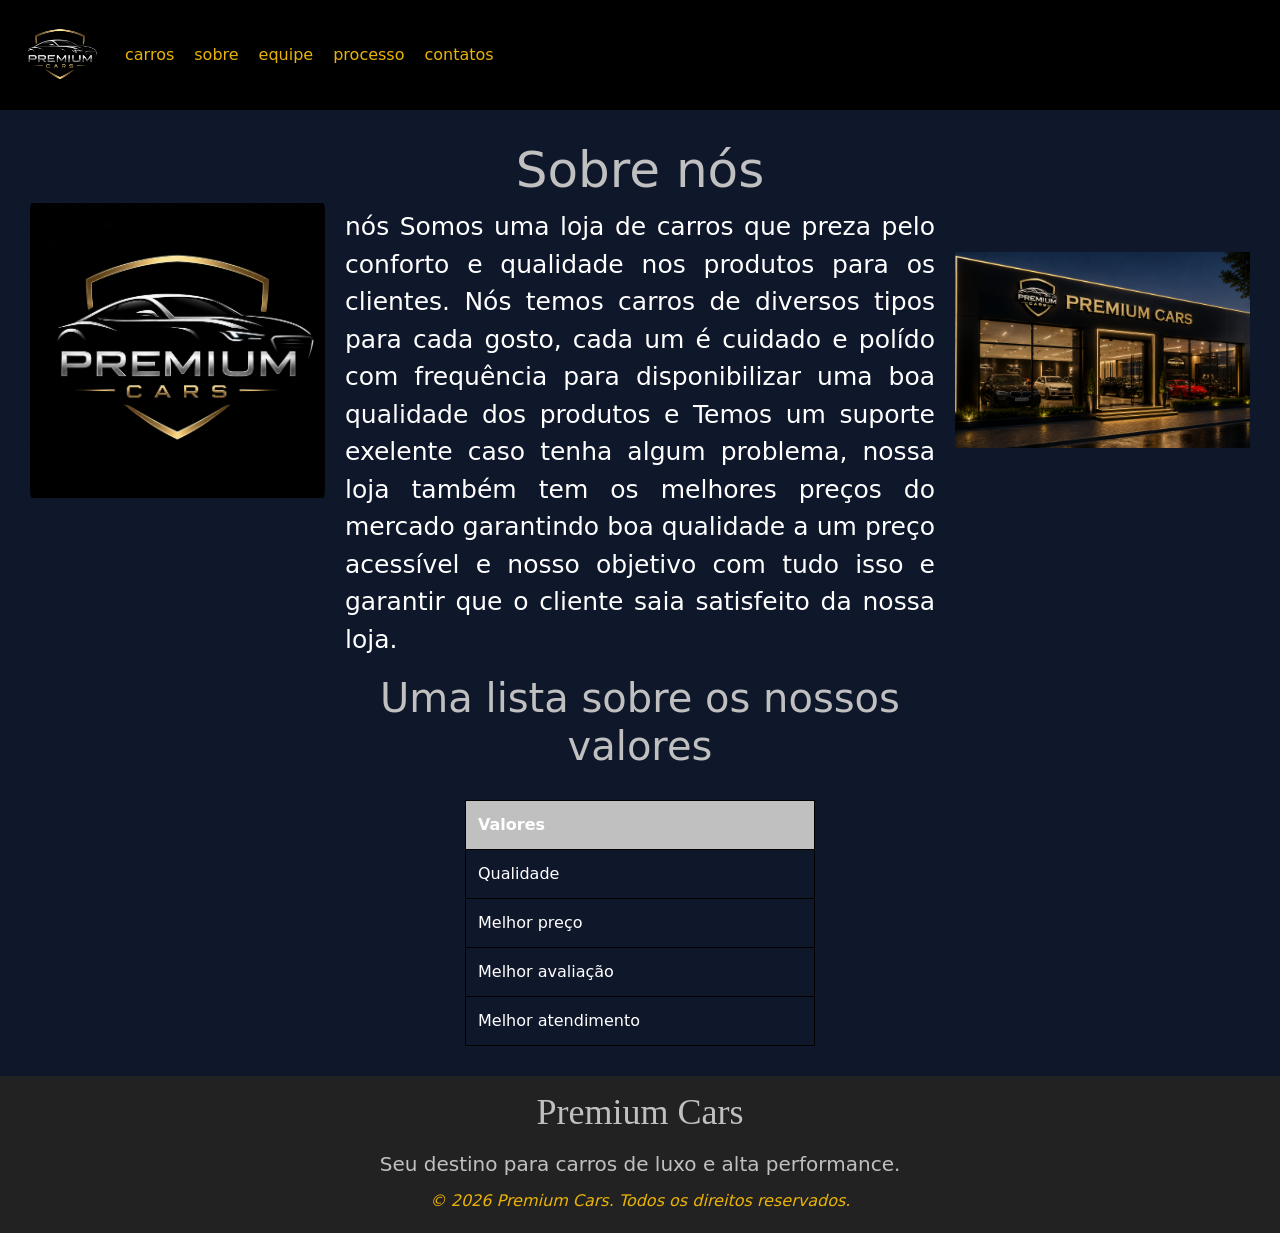
<file: sobre.html>
<!DOCTYPE html>
<html lang="pt-BR">
<head>                                                         <!--Arthur jose, Nicollas OLiveira, Enzo Gabriel e Joao Pedro     1ano DS-->
    <meta charset="UTF-8">
    <meta name="viewport" content="width=device-width, initial-scale=1.0">
    <title>Premium cars</title>
    
    <link href="https://cdn.jsdelivr.net/npm/bootstrap@5.3.8/dist/css/bootstrap.min.css" rel="stylesheet" integrity="sha384-sRIl4kxILFvY47J16cr9ZwB07vP4J8+LH7qKQnuqkuIAvNWLzeN8tE5YBujZqJLB" crossorigin="anonymous">
    
    <link rel="stylesheet" href="css/style.css">

</head>
<body>

    <nav>
         <a href="home.html"> <img src="img/premium cars.jpeg" alt="logo" class="logo"></a>
        <ul>
            <li><a href="produtos.html">carros</a></li>
            <li><a href="sobre.html">sobre</a></li>
            <li><a href="equipe.html">equipe</a></li>
            <li><a href="processo.html">processo</a></li>
            <li><a href="contatos.html">contatos</a></li>
        </ul>
        
    </nav>

<div class="container-sobre">

    <img class="sobre imagem-esquerda" src="img/premium cars.jpeg" alt="Logo">

    <div class="conteudo">
        <h1>Sobre nós</h1>

        <p>
            nós Somos uma loja de carros que preza pelo conforto e qualidade nos produtos para os clientes. Nós temos carros de diversos tipos para cada gosto, cada um é cuidado e polído com frequência para disponibilizar uma boa qualidade dos produtos e Temos um suporte exelente caso tenha algum problema, nossa loja também tem os melhores preços do mercado garantindo boa qualidade a um preço acessível e nosso objetivo com tudo isso e garantir que o cliente saia satisfeito da nossa loja.
        </p>

        <h3>Uma lista sobre os nossos valores</h3>

        <table>
            <tr><th>Valores</th></tr>
            <tr><td>Qualidade</td></tr>
            <tr><td>Melhor preço</td></tr>
            <tr><td>Melhor avaliação</td></tr>
            <tr><td>Melhor atendimento</td></tr>
        </table>
    </div>

    <img class="sobre imagem-direita" src="img/loja de carros.png" alt="Fachada">

</div>

<footer>
    <div class="footer-container">
        <h3>Premium Cars</h3>
        
        <p>Seu destino para carros de luxo e alta performance.</p>

        <p class="copyright">
            © 2026 Premium Cars. Todos os direitos reservados.
        </p>
    </div>
</footer>

    </body>
    </html>
</file>
<file: css/style.css>
/* home.html */


html, body{
    margin: 0;
    padding: 0;
    min-height: 100vh;
}

body{
    background-color: #0F172A;
    display: flex;
    flex-direction: column;
}

/* NAVBAR */
nav{
    background-color: black;
    padding: 20px;
    display: flex;
    align-items: center;
}

ul{
    list-style: none;
    display: flex;
    gap: 20px;
}

a{
    color: #EAB308;
    text-decoration: none;
}

a:hover{
    color: #00bfff;
}

.logo{
    width: 80px;
    height: 80px;
    border-radius: 50%;
}

button{
    background-color: #EAB308;
    width: 6rem;
    height: 2rem;
    margin-left: auto;
    cursor: pointer;
    margin-right: 30px;
}

/* TÍTULO */
.carros1{
    color: white;
    text-align: center;
    margin-top: 10px;
}

/* CARROSSEL */
.carousel{
    width: 90%;
    max-width: 1400px;
    height: 600px;
    margin: 30px auto;
}

/* Borda do carrossel Premium Cars */
.carrosel-premium {
    border: 2px solid #EAB308;
    border-radius: 12px;
    overflow: hidden;
    width: 90%;
    margin: 30px auto;
    box-sizing: border-box;
}

.carrosel-premium .carousel-inner,
.carrosel-premium .carousel-item,
.carrosel-premium .carousel-item img {
    border-radius: 10px;
}

.carousel-item img{
    width: 100%;
    height: 600px;
    object-fit: cover;
}

/* Padroniza as imagens do carrossel */
.carrosel-premium .carousel-item img {
    width: 100%;
    height: 500px;
    object-fit: cover;
    display: block;
}

/* TÍTULOS */
h2{
    color: #EAB308;
    margin-left: 80px;
}

/* CARDS HOME */
.cards-home{
    width: 90%;
    margin: 40px auto;
    display: flex;
    justify-content: center;
    gap: 30px;
    flex-wrap: wrap;
}

.card-home{
    width: 500px;
    background-color: #1E293B;
    border: 4px solid #EAB308;
    border-radius: 25px;
    overflow: hidden;
    transition: 0.3s;
}

.card-home {
    text-align: center;
}

/* Títulos dos cards */
.card-home h3 {
    color: #EAB308;
}

/* Primeiro parágrafo: frase de destaque */
.card-home p:first-of-type {
    color: #FFFFFF;
}

/* Segundo parágrafo: descrição complementar */
.card-home p:nth-of-type(2) {
    color: #B0BEC5;
}

.card-home:hover{
    transform: translateY(-5px);
}

.card-home img{
    width: 100%;
    height: 280px;
    object-fit: cover;
    display: block;
}

.card-home .texto{
    padding: 25px;
    color: white;
}

.card-home .texto h3{
    font-size: 32px;
    margin-bottom: 10px;
}

.card-home .texto p{
    font-size: 18px;
    margin: 0;
}

/* FOOTER */
footer{
    width: 100%;
    background-color: #222;
    color: silver;
    text-align: center;
    padding: 15px;
    margin-top: auto;
    box-sizing: border-box;
}

.footer-container{
    display: flex;
    flex-direction: column;
    align-items: center;
}

.footer-container h3{
    font-size: 30px;
    font-family: Georgia, serif;
    margin-bottom: 10px;
}

.footer-container p{
    font-size: 12px;
    margin: 5px 0;
}

/* Aumentar textos do footer */
footer .footer-container h3 {
    font-size: 36px !important;
}

footer .footer-container p:not(.copyright) {
    font-size: 20px !important;
}

footer .footer-container .copyright {
    font-size: 16px !important;
}

.copyright{
    font-size: 12px;
    font-style: italic;
    color: #EAB308;
}

/* produtos.html */
/* produtos.html */
/* produtos.html */

/* PRODUTOS - RESPONSIVIDADE */

.lista-produtos {
    display: grid !important;
    grid-template-columns: repeat(3, 1fr) !important;
    gap: 25px;
    padding: 30px;
}

.produto1 {
    width: 100%;
    min-width: 0;
}


/* TABLET */
@media (min-width: 768px) and (max-width: 1100px) {

    .lista-produtos {
        grid-template-columns: repeat(2, 1fr) !important;
        gap: 20px;
        padding: 20px;
    }

}


/* CELULAR */
@media (max-width: 767px) {

    .lista-produtos {
        grid-template-columns: 1fr !important;
        gap: 20px;
        padding: 15px;
    }

}

.produto1{
    width: 100%;
    background: #1f2937;
    border-radius: 18px;
    overflow: hidden;
    border: 1px solid #374151;
    box-shadow: 0 8px 25px rgba(0, 0, 0, 0.3);
    transition: 0.3s ease;
}

.produto1:hover {
    transform: translateY(-8px);
    box-shadow: 0 15px 35px rgba(0, 0, 0, 0.4);
}

.imagem-card {
    position: relative;
    width: 100%;
    height: 220px;
    overflow: hidden;
}

.imagem-card img {
    width: 100%;
    height: 100%;
    object-fit: contain;
    display: block;
}

.mais-vendido {
    position: absolute;
    top: 10px;
    right: 10px;
    background: #3b82f6;
    color: white;
    padding: 7px 12px;
    border-radius: 20px;
    font-size: 12px;
    font-weight: bold;
    z-index: 10;
}

.produto-conteudo1 {
    padding: 20px;
}

.produto-conteudo1 h2 {
    color: white;
    font-size: 26px;
    margin: 0 0 15px 0;
}

.produto-conteudo1 .preco {
    color: #EAB308;
    font-size: 22px;
    font-weight: bold;
    margin-bottom: 15px;
}

.produto-conteudo1 .descricao {
    color: #d1d5db;
    font-size: 16px;
    line-height: 1.6;
    margin: 0;
}

.titulo-container{
    position: relative;
    display: flex;
    justify-content: center;
    align-items: center;
    background-color: #07122c;
    padding: 20px;
}

.menu-btn{
    position: absolute;
    left: 20px;
    top: 50%;
    transform: translateY(-50%);

    width: 55px;
    height: 55px;

    background-color: #1E293B;
    color: white;
    border: none;
    border-radius: 10px;

    font-size: 28px;
    cursor: pointer;
}

.menu-lateral{
    position: fixed;
    top: 0;
    left: -250px;
    width: 250px;
    height: 100%;
    background: #111827;
    transition: 0.3s;
    padding-top: 100px;
    z-index: 1000;
}

.menu-lateral a{
    display: block;
    color: white;
    text-decoration: none;
    padding: 15px 25px;
    font-size: 18px;
}

.menu-lateral a:hover{
    background-color: #374151;
}

.carros1{
    margin: 0;
    color: white;
    font-size: 3rem;
    text-align: center;
}

/*sobre.html*/
/*sobre.html*/
/*sobre.html*/

h1{
    color: silver;
    text-align: center;
    font-size: 50px;
}

h3{
    color: silver;
    text-align: center;
    font-size: 40px;
}

.container-sobre{
    display: grid;
    grid-template-columns: 320px 1fr 320px;
    align-items: start;
    gap: 40px;
    margin-top: 30px;
    padding: 0 30px;
}

.conteudo{
    width: 100%;
}

.conteudo p{
    color: white;
    font-size: 25px;
    text-align: justify;
    width: 100%;
}

.sobre{
    width: 320px;
    height: 320px;
    object-fit: contain;
    border-radius: 20px;
}

.imagem-esquerda,
.imagem-direita{
    margin-top: 50px;
}

table{
    border-collapse: collapse;
    width: 350px;
    margin: 30px auto;
}

th, td{
    border: 1px solid black;
    padding: 12px;
}

th{
    background-color: silver;
    color: white;
}

td{
    color: white;
}

tr:nth-child(even){
    background-color: #0F172A;
}


@media (min-width: 768px) and (max-width: 1024px){

    .container-sobre{
        display: grid;
        grid-template-columns: 55% 45%;
        gap: 20px;
        padding: 20px;
        align-items: center;
    }

    .imagem-esquerda{
        grid-column: 2;
        grid-row: 1;
        width: 100%;
        height: auto;
        margin-top: 0;
        object-fit: contain;
    }

    .conteudo{
        grid-column: 1;
        grid-row: 1 / span 2;
        width: 100%;
    }

    .imagem-direita{
        grid-column: 2;
        grid-row: 2;
        width: 100%;
        height: auto;
        margin-top: 0;
        object-fit: contain;
    }

    .conteudo p{
        font-size: 20px;
    }

    .conteudo h1{
        font-size: 40px;
    }

    .conteudo h3{
        font-size: 28px;
    }

    table{
        width: 100%;
    }
}


/* CELULAR */
@media (max-width: 767px){

    .container-sobre{
        display: grid;
        grid-template-columns: 55% 45%;
        gap: 10px;
        padding: 10px;
        align-items: center;
    }

    .imagem-esquerda{
        grid-column: 2;
        grid-row: 1;
        width: 100%;
        height: auto;
        margin-top: 0;
        object-fit: contain;
    }

    .conteudo{
        grid-column: 1;
        grid-row: 1 / span 2;
        width: 100%;
    }

    .imagem-direita{
        grid-column: 2;
        grid-row: 2;
        width: 100%;
        height: auto;
        margin-top: 0;
        object-fit: contain;
    }

    .conteudo p{
        font-size: 14px;
    }

    .conteudo h1{
        font-size: 28px;
    }

    .conteudo h3{
        font-size: 20px;
    }

    table{
        width: 100%;
        font-size: 12px;
    }

    th, td{
        padding: 8px;
    }
}


/* contatos.html */
/* contatos.html */
/* contatos.html */

.contato-box{
    width: 400px;
    background-color: #1E293B;
    color: white;
    margin: 50px auto;
    padding: 30px;
    border-radius: 20px;
    text-align: center;
    border: 2px solid #EAB308;
    box-shadow: 0 0 20px rgba(0,0,0,0.5);
}

.contato-box h2{
    color: silver;
    margin-bottom: 20px;
    text-align: center;
}

.contato-box p{
    width: 100%;
    margin: 10px 0;
    font-size: 18px;
    color: white;
}

.redes{
    display: flex;
    flex-direction: column;
    align-items: center;
    gap: 15px;
    margin-top: 20px;
}

.icone{
    width: 70px;
    height: 70px;
    object-fit: contain;
    transition: 0.3s;
}

.icone:hover{
    transform: scale(1.1);
}


main{
    flex: 1;
}
/* Processo.html */
/* Processo.html */
/* Processo.html */

.processo-container{
    width: 95%;
    margin: 40px auto;
    display: grid;
    grid-template-columns: 1fr 1fr;
    gap: 40px;
}

.card{
    background-color: #1E293B;
    border: 4px solid #EAB308;
    border-radius: 20px;
    color: white;
    text-align: center;
    padding: 20px;
    min-height: 550px;
    box-shadow: 0 0 15px rgba(0,0,0,0.4);
}

.card img{
    width: 100%;
    height: 350px;
    object-fit: contain; 
    background-color: #0F172A;
    border-radius: 15px;
}

.card h2{
    color: silver;
    margin-top: 20px;
    margin-bottom: 15px;
    font-size: 28px;
}

.card p{
    width: 100%;
    margin: 0;
    font-size: 18px;
    line-height: 1.5;
    color: white;
}

/* equipe.html */
/* equipe.html */
/* equipe.html */

.equipe{
    width: 90%;
    margin: 50px auto;
    display: grid;
    grid-template-columns: 1fr 1fr;
    gap: 50px;
    height: auto;
}

.membro{
    display: flex;
    align-items: center;
    gap: 25px;
}

.membro img{
    width: 180px;
    height: 180px;
    border-radius: 50%;
    object-fit: cover;
}

.info h2{
    color: white;
    font-size: 30px;
    margin-bottom: 5px;
}

.info h3{
    color: silver;
    font-size: 18px;
    margin-bottom: 10px;
}

.info p{
    color: white;
    font-size: 16px;
    line-height: 1.5;
}

@media(max-width: 900px){
    .equipe{
        grid-template-columns: 1fr;
    }
}


/* mais vendidos.html */
/* mais vendidos.html */
/* mais vendidos.html */

.lista-produtos{
    display: grid;
    grid-template-columns: repeat(3, 1fr);
    gap: 25px;
    padding: 30px;
}

.produto1{
    background: #1f2937;
    border-radius: 18px;
    overflow: hidden;
    border: 1px solid #374151;
    width: auto;
}

/* cadastro/login.html */ 
/* cadastro/login.html */
/* cadastro/login.html */

nav{
    background-color: black;
    padding: 15px 20px;
    display: flex;
    align-items: center;
    width: 100%;
    box-sizing: border-box;
}

.logo{
    width: 80px;
    height: 80px;
    border-radius: 40px;
    object-fit: contain;
}

nav ul{
    list-style: none;
    display: flex;
    gap: 20px;
    margin: 0;
    padding: 0;
    margin-left: 25px;
}

nav ul li a{
    color: #EAB308;
    text-decoration: none;
    font-size: 16px;
}

nav ul li a:hover{
    color: #00bfff;
}

.login-btn{
    margin-left: auto;
    width: 90px;
    height: 40px;
    background-color: #EAB308;
    color: black;
    border: none;
    border-radius: 6px;
    font-size: 16px;
    font-weight: bold;
    cursor: pointer;
}

.login-btn:hover{
    background-color: #00bfff;
    color: white;
}

.senha-box{
    display: flex;
    gap: 5px;
}

.senha-box button{
    width: 50px;
    border: none;
    border-radius: 8px;
    cursor: pointer;
}

.cadastro-link{
    color: white;
}

.cadastro-link a{
    color: #EAB308;
    text-decoration: none;
    margin-left: 5px;
    font-weight: bold;
}

.cadastro-link a:hover{
    color: silver;
}

.container-login{
    min-height: 100vh;
    display: flex;
    justify-content: center;
    align-items: center;
    padding: 20px;
    box-sizing: border-box;
}

.login-box{
    width: 400px;
    background-color: #1E293B;
    padding: 40px;
    border-radius: 15px;
    box-shadow: 0 0 20px rgba(0,0,0,0.5);
    text-align: center;
    box-sizing: border-box;
}

.login-box h1{
    color: silver;
    margin-bottom: 10px;
}

.login-box p{
    color: white;
}

.login-box input{
    width: 100%;
    padding: 12px;
    margin: 10px 0;
    border: none;
    border-radius: 8px;
    background-color: #334155;
    color: white;
    box-sizing: border-box;
}

.login-box input::placeholder{
    color: #d1d5db;
}

.senha-box{
    display: flex;
    gap: 5px;
}

.senha-box input{
    flex: 1;
}

.senha-box button{
    width: 50px;
    border: none;
    border-radius: 8px;
    cursor: pointer;
}

.btn-login{
    width: 100%;
    padding: 12px;
    background-color: #EAB308;
    color: black;
    border: none;
    border-radius: 8px;
    font-weight: bold;
    cursor: pointer;
    margin-top: 10px;
}

.btn-login:hover{
    background-color: white;
}

.cadastro-link{
    color: white;
    margin-top: 20px;
}

.cadastro-link a{
    color: #EAB308;
    text-decoration: none;
    font-weight: bold;
}

.cadastro-link a:hover{
    color: silver;
}

#areaUsuario{
    margin-left: auto;
    display: flex;
    align-items: center;
    gap: 10px;
}

.email-usuario{
    color: #EAB308;
    font-weight: bold;
}

@media (max-width: 768px){

    #areaUsuario{
        flex-direction: column;
        align-items: center;
        gap: 5px;
    }

    .email-usuario{
        font-size: 14px;
    }
}

.btn-cadastro {
    width: 100%;
    padding: 12px;
    background-color: #EAB308;
    color: black;
    border: none;
    border-radius: 8px;
    font-weight: bold;
    font-size: 16px;
    cursor: pointer;
    margin-top: 10px;
    box-sizing: border-box;
}

.btn-cadastro:hover {
    background-color: white;
}


*,
*::before,
*::after {
    box-sizing: border-box;
}

html,
body {
    width: 100%;
    max-width: 100%;
    margin: 0;
}

body {
    min-height: 100vh;
    overflow-wrap: break-word;
}

img {
    max-width: 100%;
}

footer {
    width: 100%;
    max-width: 100%;
    margin-top: auto;
    flex-shrink: 0;
}

.footer-container {
    width: 100%;
    max-width: 100%;
}

.contato-box {
    width: calc(100% - 32px);
    max-width: 400px;
    margin: 40px auto;
}

.processo-container {
    width: calc(100% - 32px);
    max-width: 1400px;
    margin: 30px auto;
    grid-template-columns: repeat(2, minmax(0, 1fr));
    gap: 24px;
}

.card {
    min-width: 0;
    overflow-wrap: anywhere;
}

.card h2 {
    margin-left: 0;
}

.card img {
    max-width: 100%;
}

.equipe {
    width: calc(100% - 32px);
    max-width: 1200px;
    grid-template-columns: repeat(2, minmax(0, 1fr));
    gap: 30px;
}

.membro {
    min-width: 0;
}

.membro img {
    flex-shrink: 0;
}

.info {
    min-width: 0;
}

.container-sobre {
    grid-template-columns: minmax(0, 1fr) minmax(0, 2fr)
                         minmax(0, 1fr);
    gap: 20px;
}

.sobre {
    max-width: 100%;
}

.conteudo {
    min-width: 0;
}

table {
    max-width: 100%;
}

.lista-produtos {
    grid-template-columns: repeat(3, minmax(0, 1fr));
    width: 100%;
    min-width: 0;
}

.produto1 {
    min-width: 0;
}

.produto-conteudo1 h2 {
    margin-left: 0;
    overflow-wrap: anywhere;
}

.carousel {
    max-width: calc(100% - 32px);
    height: auto;
}

.carousel-item img {
    width: 100%;
    height: auto;
    aspect-ratio: 16 / 9;
    object-fit: contain;
}

.cards-home {
    max-width: 100%;
}

.card-home {
    width: 100%;
    max-width: 500px;
    min-width: 0;
}

/* ========================================
   TABLETS
======================================== */
@media (min-width: 768px) and (max-width: 1024px) {

    .lista-produtos {
        grid-template-columns: repeat(2, minmax(0, 1fr));
        padding: 20px;
        gap: 20px;
    }

    .processo-container {
        gap: 18px;
    }

    .card {
        padding: 15px;
    }

    .equipe {
        grid-template-columns: 1fr;
    }

    .container-sobre {
        grid-template-columns: minmax(0, 1fr) minmax(0, 1fr);
    }

    .sobre {
        width: 100%;
        height: auto;
    }
}

/* ========================================
   CELULARES
======================================== */
@media (max-width: 767px) {

    nav {
        flex-wrap: wrap;
        gap: 12px;
        padding: 12px;
        max-width: 100%;
    }

    nav ul {
        flex-wrap: wrap;
        justify-content: center;
        gap: 12px;
        margin: 0;
        padding: 0;
        min-width: 0;
    }

    nav ul li a {
        font-size: 14px;
    }

    .logo {
        width: 60px;
        height: 60px;
        flex-shrink: 0;
    }

    nav button,
    nav .login-btn {
        margin: 0;
        max-width: 100%;
    }

    h1 {
        font-size: 32px;
        overflow-wrap: anywhere;
    }

    h2 {
        margin-left: 0;
    }

    .carros1 {
        font-size: 2rem;
        padding: 0 12px;
    }

    .carousel {
        width: calc(100% - 24px);
        margin: 20px auto;
    }

    .carousel-item img {
        aspect-ratio: 4 / 3;
        object-fit: contain;
    }

    .cards-home {
        width: 100%;
        padding: 0 12px;
        margin: 24px auto;
        gap: 20px;
    }

    .card-home {
        width: 100%;
    }

    .card-home img {
        height: auto;
        aspect-ratio: 16 / 9;
        object-fit: contain;
    }

    .card-home .texto {
        padding: 18px;
    }

    .card-home .texto h3 {
        font-size: 24px;
    }

    .lista-produtos {
        grid-template-columns: minmax(0, 1fr);
        padding: 12px;
        gap: 18px;
    }

    .imagem-card {
        height: 200px;
    }

    .produto-conteudo1 {
        padding: 16px;
    }

    .produto-conteudo1 h2 {
        font-size: 22px;
    }

    .container-sobre {
        display: flex;
        flex-direction: column;
        align-items: center;
        width: 100%;
        padding: 16px;
        gap: 20px;
        margin-top: 10px;
    }

    .conteudo {
        width: 100%;
    }

    .conteudo p {
        font-size: 16px;
        text-align: left;
    }

    .conteudo h1 {
        font-size: 30px;
    }

    .conteudo h3 {
        font-size: 23px;
    }

    .imagem-esquerda,
    .imagem-direita {
        width: 100%;
        height: auto;
        margin: 0;
    }

    .sobre {
        width: 100%;
        max-width: 320px;
        height: auto;
    }

    table {
        width: 100%;
        font-size: 12px;
    }

    th,
    td {
        padding: 6px;
        overflow-wrap: anywhere;
    }

    .contato-box {
        padding: 20px;
        margin: 24px auto;
    }

    .contato-box p {
        font-size: 16px;
        overflow-wrap: anywhere;
    }

    .icone {
        width: 60px;
        height: 60px;
    }

    .processo-container {
        width: calc(100% - 24px);
        grid-template-columns: minmax(0, 1fr);
        gap: 20px;
        margin: 20px auto;
    }

    .card {
        min-height: 0;
        padding: 16px;
    }

    .card img {
        height: auto;
        max-height: 300px;
        aspect-ratio: 4 / 3;
        object-fit: contain;
    }

    .card h2 {
        font-size: 23px;
    }

    .card p {
        font-size: 16px;
    }

    .equipe {
        width: calc(100% - 24px);
        grid-template-columns: minmax(0, 1fr);
        gap: 28px;
        margin: 24px auto;
    }

    .membro {
        align-items: center;
        gap: 16px;
    }

    .membro img {
        width: 100px;
        height: 100px;
    }

    .info h2 {
        font-size: 22px;
    }

    .info h3 {
        font-size: 16px;
    }

    .info p {
        font-size: 14px;
    }

    .footer-container h3 {
        font-size: 24px;
    }
}

@media (max-width: 380px) {

    .membro {
        flex-direction: column;
        text-align: center;
    }

    .membro img {
        width: 110px;
        height: 110px;
    }

    .logo {
        width: 50px;
        height: 50px;
    }

    nav ul {
        gap: 8px;
    }

    nav ul li a {
        font-size: 13px;
    }
}
</file>
